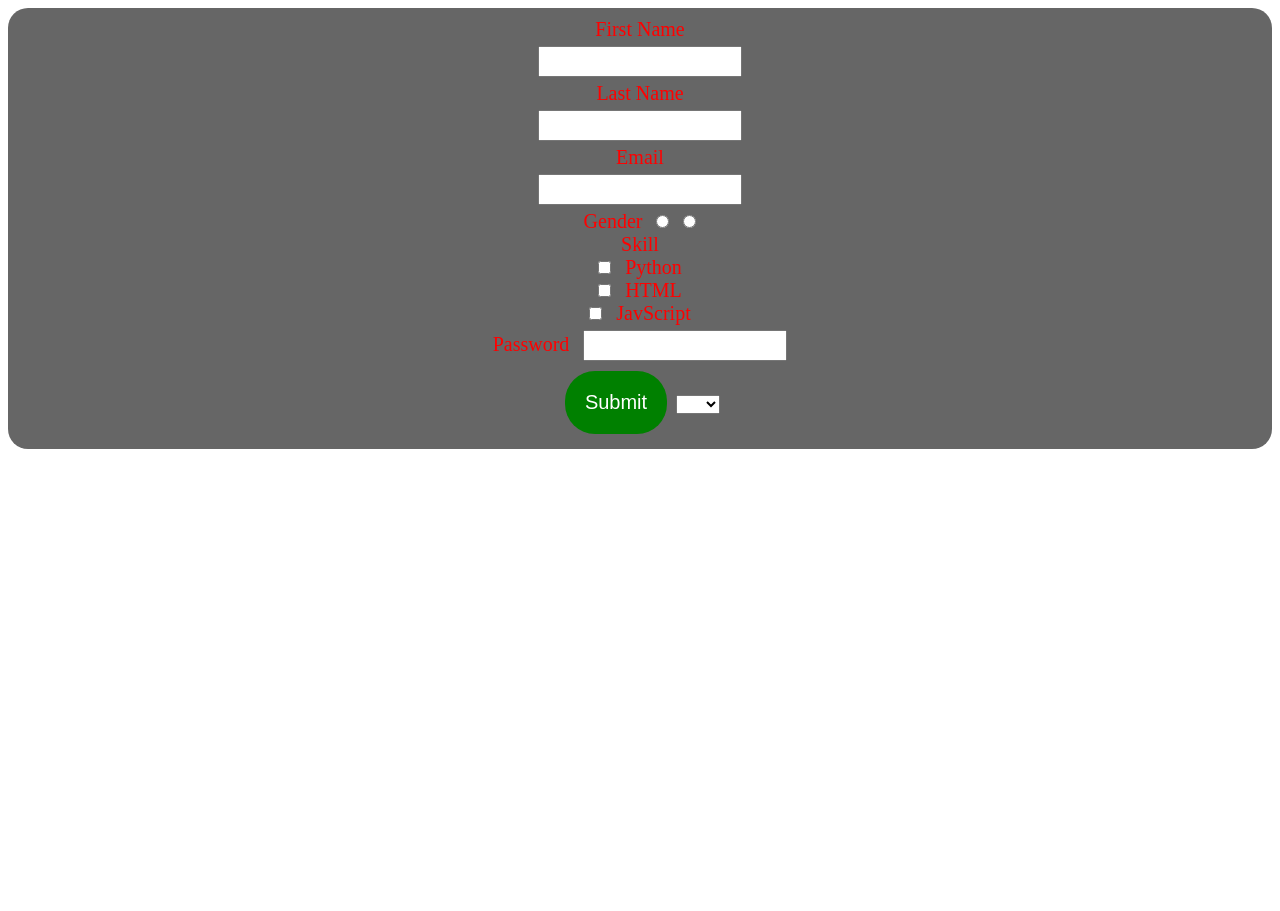
<file: day12/index.html>
<!DOCTYPE html>
<html lang="en">
<head>
    <meta charset="UTF-8">
    <meta name="viewport" content="width=device-width, initial-scale=1.0">
    <title>Document</title>
    <link rel="stylesheet" href="style.css">
</head>
<body>
    <form action="">
        <div class="form-body">
        <label for="name"> First Name</label><br>
        <input type="text" id="fir"><br>
        <label for="name">Last Name</label><br>
        <input type="text" id="last"><br>
        <label for="name">Email</label><br>
        <input type="email" id="email"><br>
        <label for="name">Gender</label>
        <input type="radio" id="name" name="gender">
        <input type="radio" id="name"><br>

        <label for="">Skill</label><br>
        <input type="checkbox" placeholder="Python">
        <label for="">Python</label><br>
        <input type="checkbox" placeholder="HTML">
         <label for="">HTML</label><br>
        <input type="checkbox" placeholder="JavaScript">
         <label for="">JavScript</label><br>
        <label for="">Password</label>
        <input type="password"><br>
        <input type="submit" placeholder="Register" id="sub">
        <select name="" id="">
            <label for="">Are you Ok</label>
            <option value="Yes" selected="no" aria-placeholder=""></option>
            <option value="Yes" class="sel">Yes</option>
            <option value="No" >No</option>
        </select>
        </div>
    </form>
    <iframe src="https://www.google.com/maps/embed?pb=!1m18!1m12!1m3!1d15762.56253334853!2d38.78582313548553!3d9.005176230108637!2m3!1f0!2f0!3f0!3m2!1i1024!2i768!4f13.1!3m3!1m2!1s0x164b8525042e69ed%3A0x8ad3366a38476bde!2zTXl1bmcgU3VuZyBDaHJpc3RpYW4gTWVkaWNhbCBDZW50ZXIg4Yqu4Yiq4YurIOGIhuGIteGNkuGJs-GIjQ!5e0!3m2!1sen!2set!4v1785485836175!5m2!1sen!2set" width="600" height="450" style="border:0;" allowfullscreen="" loading="lazy" referrerpolicy="strict-origin-when-cross-origin"></iframe>
    <iframe src="" frameborder="0"></iframe>
</body>
</html>
</file>
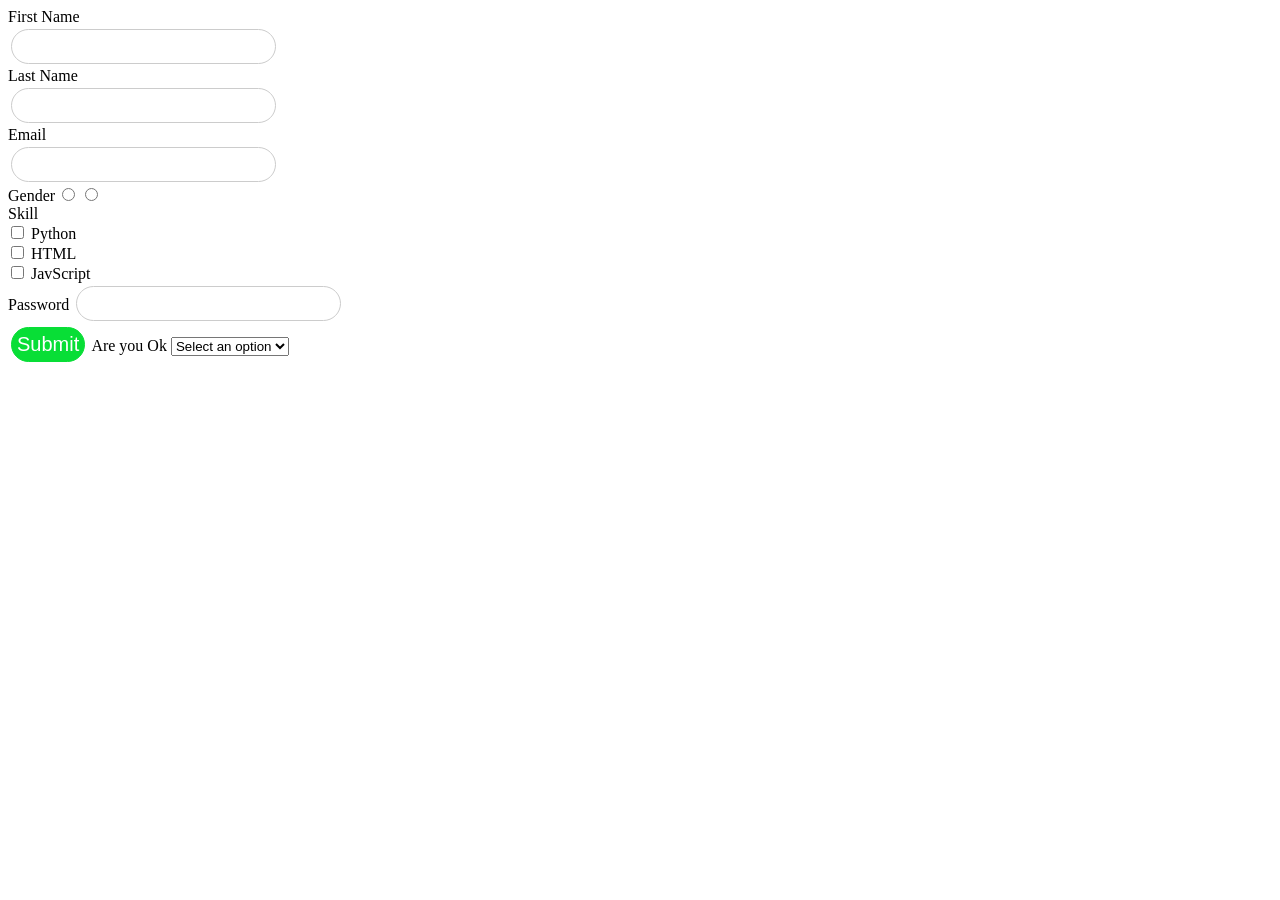
<file: day13/index.html>
<!DOCTYPE html>
<html lang="en">
<head>
    <meta charset="UTF-8">
    <meta name="viewport" content="width=device-width, initial-scale=1.0">
    <title>Document</title>
    <link rel="stylesheet" href="style.css">
</head>
<body>
    <form action="">
        <div class="form-body">
        <label for="name"> First Name</label><br>
        <input type="text" id="fir"><br>
        <label for="name">Last Name</label><br>
        <input type="text" id="last"><br>
        <label for="name" >Email</label><br>
        <input type="email" id="email" autocomplete="off" ><br>
        <label for="name">Gender</label>
        <input type="radio" id="men" name="gender">
        <input type="radio" id="women" name="gender"><br>

        <label for="">Skill</label><br>
        <input type="checkbox" placeholder="Python">
        <label for="">Python</label><br>
        <input type="checkbox" placeholder="HTML">
         <label for="">HTML</label><br>
        <input type="checkbox" placeholder="JavaScript">
         <label for="">JavScript</label><br>
        <label for="">Password</label>
        <input type="password" autocomplete="off"><br>
        
        <input type="submit" placeholder="Register" id="sub">
        <label for="">Are you Ok</label>
        <select name="" id="">
            
            <option value="" selected="no" disabled>Select an option</option>
            <option value="Yes" class="sel">Yes</option>
            <option value="No" >No</option>
        </select>
        </div>
    </form>
    <iframe src="https://www.google.com/maps/embed?pb=!1m18!1m12!1m3!1d15762.56253334853!2d38.78582313548553!3d9.005176230108637!2m3!1f0!2f0!3f0!3m2!1i1024!2i768!4f13.1!3m3!1m2!1s0x164b8525042e69ed%3A0x8ad3366a38476bde!2zTXl1bmcgU3VuZyBDaHJpc3RpYW4gTWVkaWNhbCBDZW50ZXIg4Yqu4Yiq4YurIOGIhuGIteGNkuGJs-GIjQ!5e0!3m2!1sen!2set!4v1785485836175!5m2!1sen!2set" width="600" height="450" style="border:0;" allowfullscreen="" loading="lazy" referrerpolicy="strict-origin-when-cross-origin"></iframe>
    <iframe src="" frameborder="0"></iframe>
</body>
</html>
</file>
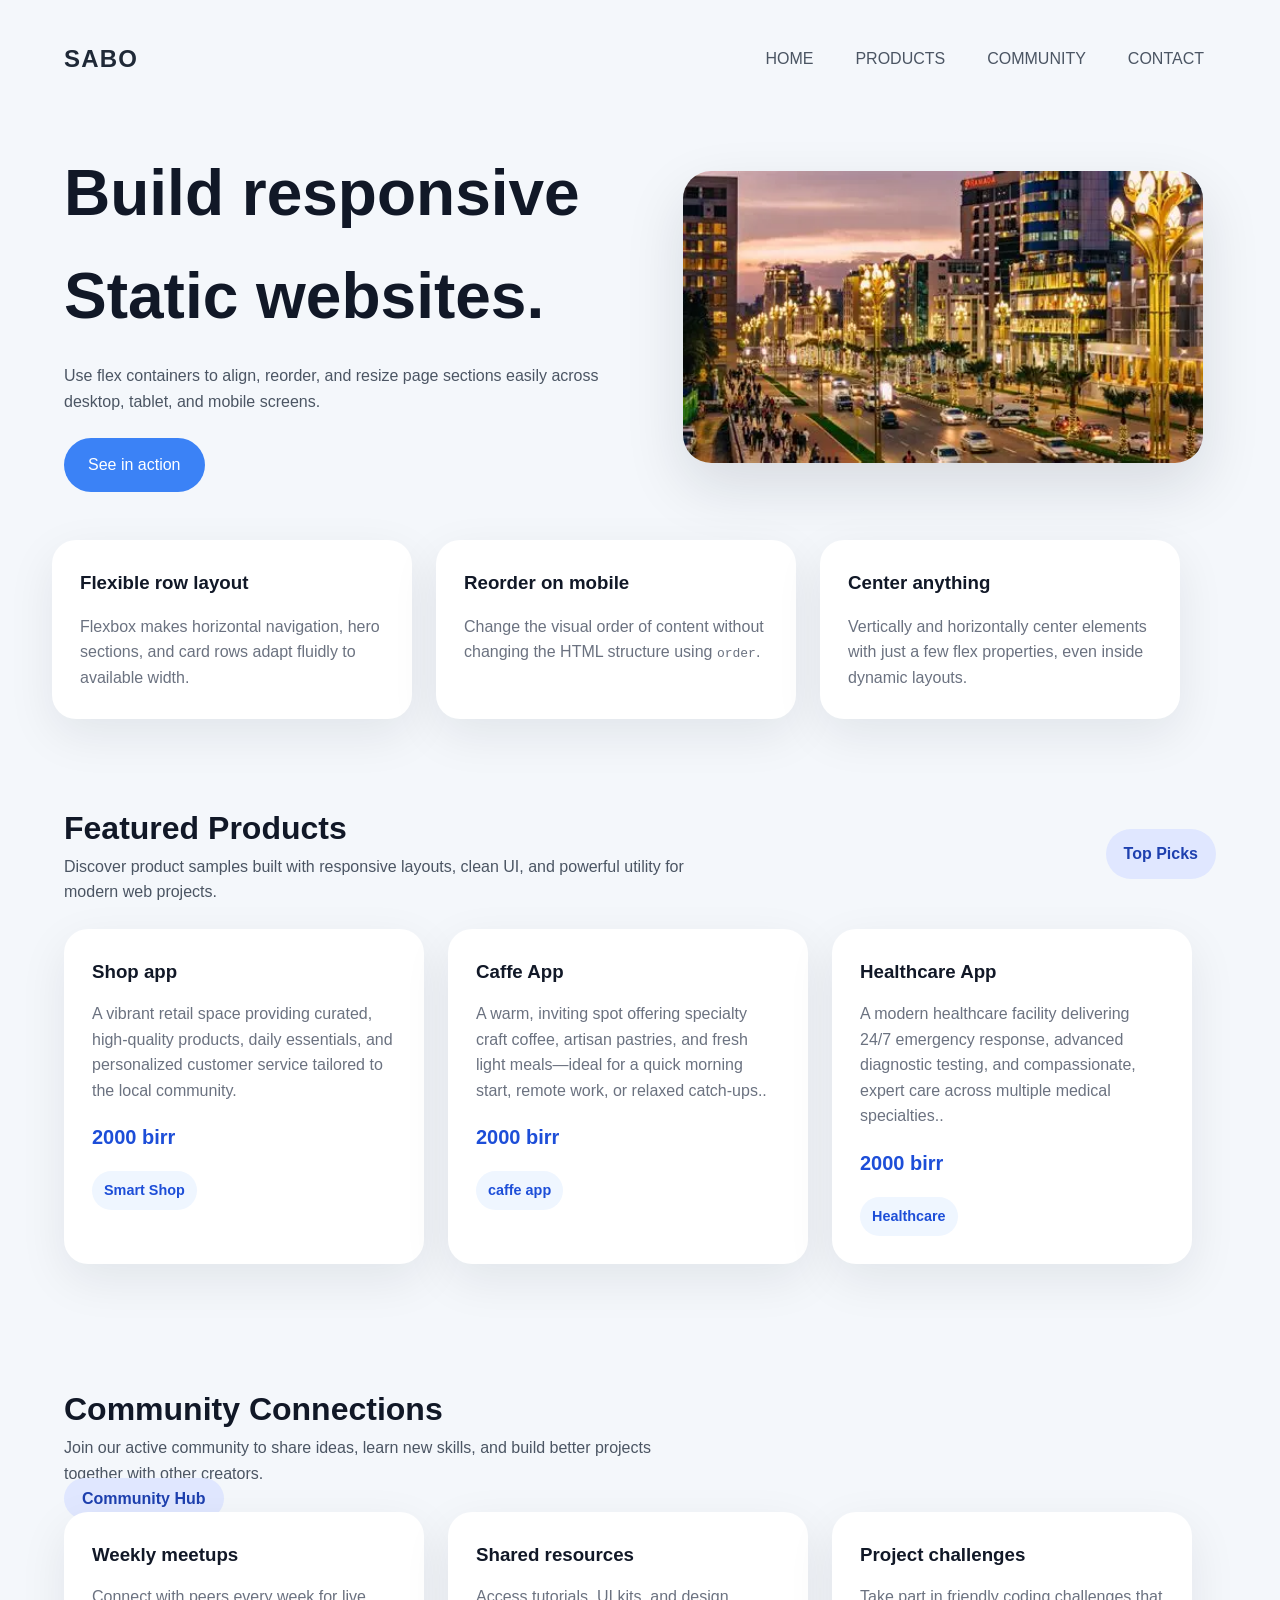
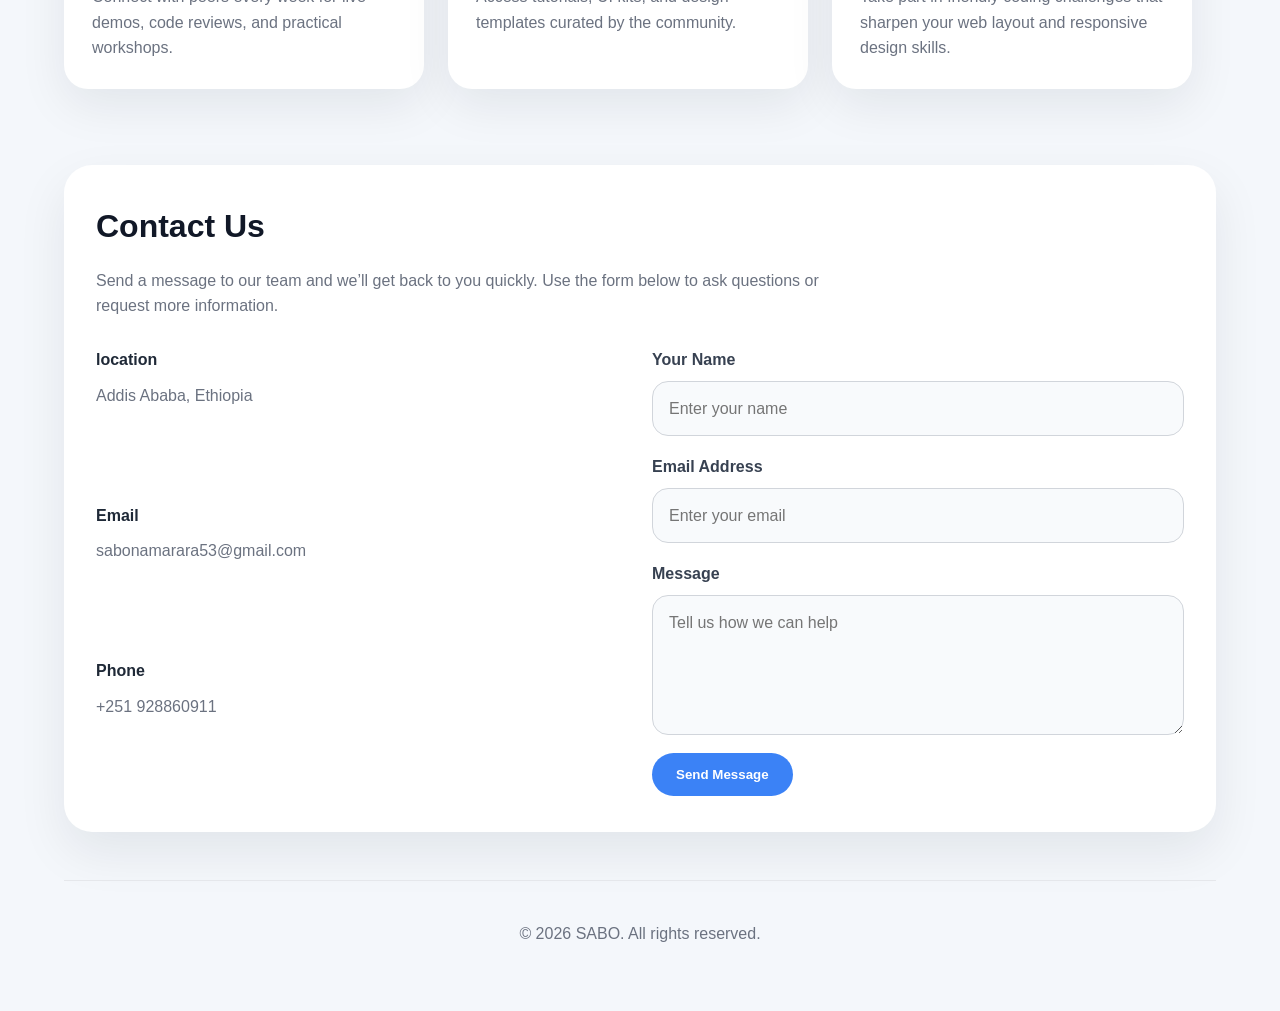
<file: day14/index.html>
<!DOCTYPE html>
<html lang="en">
<head>
    <meta charset="UTF-8">
    <meta name="viewport" content="width=device-width, initial-scale=1.0">
    <title>IBT STUDENT </title>
    <link rel="stylesheet" href="style.css">
</head>
<body>
    <div class="page-wrap">
        <header class="header">
            <div class="logo">SABO</div>
            <nav>
                <ul class="nav-links">
                    <li><a href="#features">HOME</a></li>
                    <li><a href="#products">PRODUCTS</a></li>
                    <li><a href="#community">COMMUNITY</a></li>
                    <li><a href="#contact">CONTACT</a></li>
                </ul>
            </nav>
        </header>

        <section class="hero">
            <div class="hero-copy">
                <h1>Build responsive Static websites.</h1>
                <p>Use flex containers to align, reorder, and resize page sections easily across desktop, tablet, and mobile screens.</p>
                <a class="cta" href="#examples">See in action</a>
            </div>
            <div class="hero-image">
                <img src="./FIFINNE.webp" alt="finfinne">
            </div>
        </section>

        <section id="examples" class="card-grid">
            <article class="card">
                <h3>Flexible row layout</h3>
                <p>Flexbox makes horizontal navigation, hero sections, and card rows adapt fluidly to available width.</p>
            </article>
            <article class="card">
                <h3>Reorder on mobile</h3>
                <p>Change the visual order of content without changing the HTML structure using <code>order</code>.</p>
            </article>
            <article class="card">
                <h3>Center anything</h3>
                <p>Vertically and horizontally center elements with just a few flex properties, even inside dynamic layouts.</p>
            </article>
        </section>

        <section class="product-section" id="products">
            <div class="product-header">
                <div>
                    <h2>Featured Products</h2>
                    <p>Discover product samples built with responsive layouts, clean UI, and powerful utility for modern web projects.</p>
                </div>
                <span class="community-badge">Top Picks</span>
            </div>

            <div class="product-cards">
                <article class="product-card">
                    <h3>Shop app</h3>
                    <p>A vibrant retail space providing curated, high-quality products, daily essentials, and personalized customer service tailored to the local community.</p>
                    <div class="price">2000 birr</div>
                    <div class="badge"> Smart Shop</div>
                </article>
                <article class="product-card">
                    <h3>Caffe App</h3>
                    <p>A warm, inviting spot offering specialty craft coffee, artisan pastries, and fresh light meals—ideal for a quick morning start, remote work, or relaxed catch-ups..</p>
                    <div class="price">2000 birr</div>
                    <div class="badge"> caffe app</div>
                </article>
                <article class="product-card">
                    <h3>Healthcare App</h3>
                    <p>A modern healthcare facility delivering 24/7 emergency response, advanced diagnostic testing, and compassionate, expert care across multiple medical specialties..</p>
                    <div class="price">2000 birr</div>
                    <div class="badge">Healthcare</div>
                </article>
            </div>
        </section>

        <section class="community-section" id="community">
            <div class="community-top">
                <div>
                    <h2>Community Connections</h2>
                    <p>Join our active community to share ideas, learn new skills, and build better projects together with other creators.</p>
                </div>
                <span class="community-badge">Community Hub</span>
            </div>

            <div class="community-cards">
                <article class="community-card">
                    <h3>Weekly meetups</h3>
                    <p>Connect with peers every week for live demos, code reviews, and practical workshops.</p>
                </article>
                <article class="community-card">
                    <h3>Shared resources</h3>
                    <p>Access tutorials, UI kits, and design templates curated by the community.</p>
                </article>
                <article class="community-card">
                    <h3>Project challenges</h3>
                    <p>Take part in friendly coding challenges that sharpen your web layout and responsive design skills.</p>
                </article>
            </div>
        </section>

        <section class="contact-section" id="contact">
            <h2>Contact Us</h2>
            <p>Send a message to our team and we’ll get back to you quickly. Use the form below to ask questions or request more information.</p>

            <div class="contact-grid">
                <div class="contact-info">
                    <div>
                        <strong>location</strong>
                        <p>Addis Ababa, Ethiopia</p>
                    </div>
                    <div>
                        <strong>Email</strong>
                        <p>sabonamarara53@gmail.com</p>
                    </div>
                    <div>
                        <strong>Phone</strong>
                        <p>+251 928860911</p>
                    </div>
                </div>

                <form class="contact-form" action="#" method="POST">
                    <div class="input-group">
                        <label for="name">Your Name</label>
                        <input type="text" id="name" name="name" placeholder="Enter your name" required>
                    </div>
                    <div class="input-group">
                        <label for="email">Email Address</label>
                        <input type="email" id="email" name="email" placeholder="Enter your email" required>
                    </div>
                    <div class="input-group">
                        <label for="message">Message</label>
                        <textarea id="message" name="message" placeholder="Tell us how we can help" required></textarea>
                    </div>
                    <button type="submit">Send Message</button>
                </form>
            </div>
        </section>

        <footer class="footer">
            <p>&copy; 2026 SABO. All rights reserved.</p>
        </footer>
    </div>
</body>
</html>
</file>
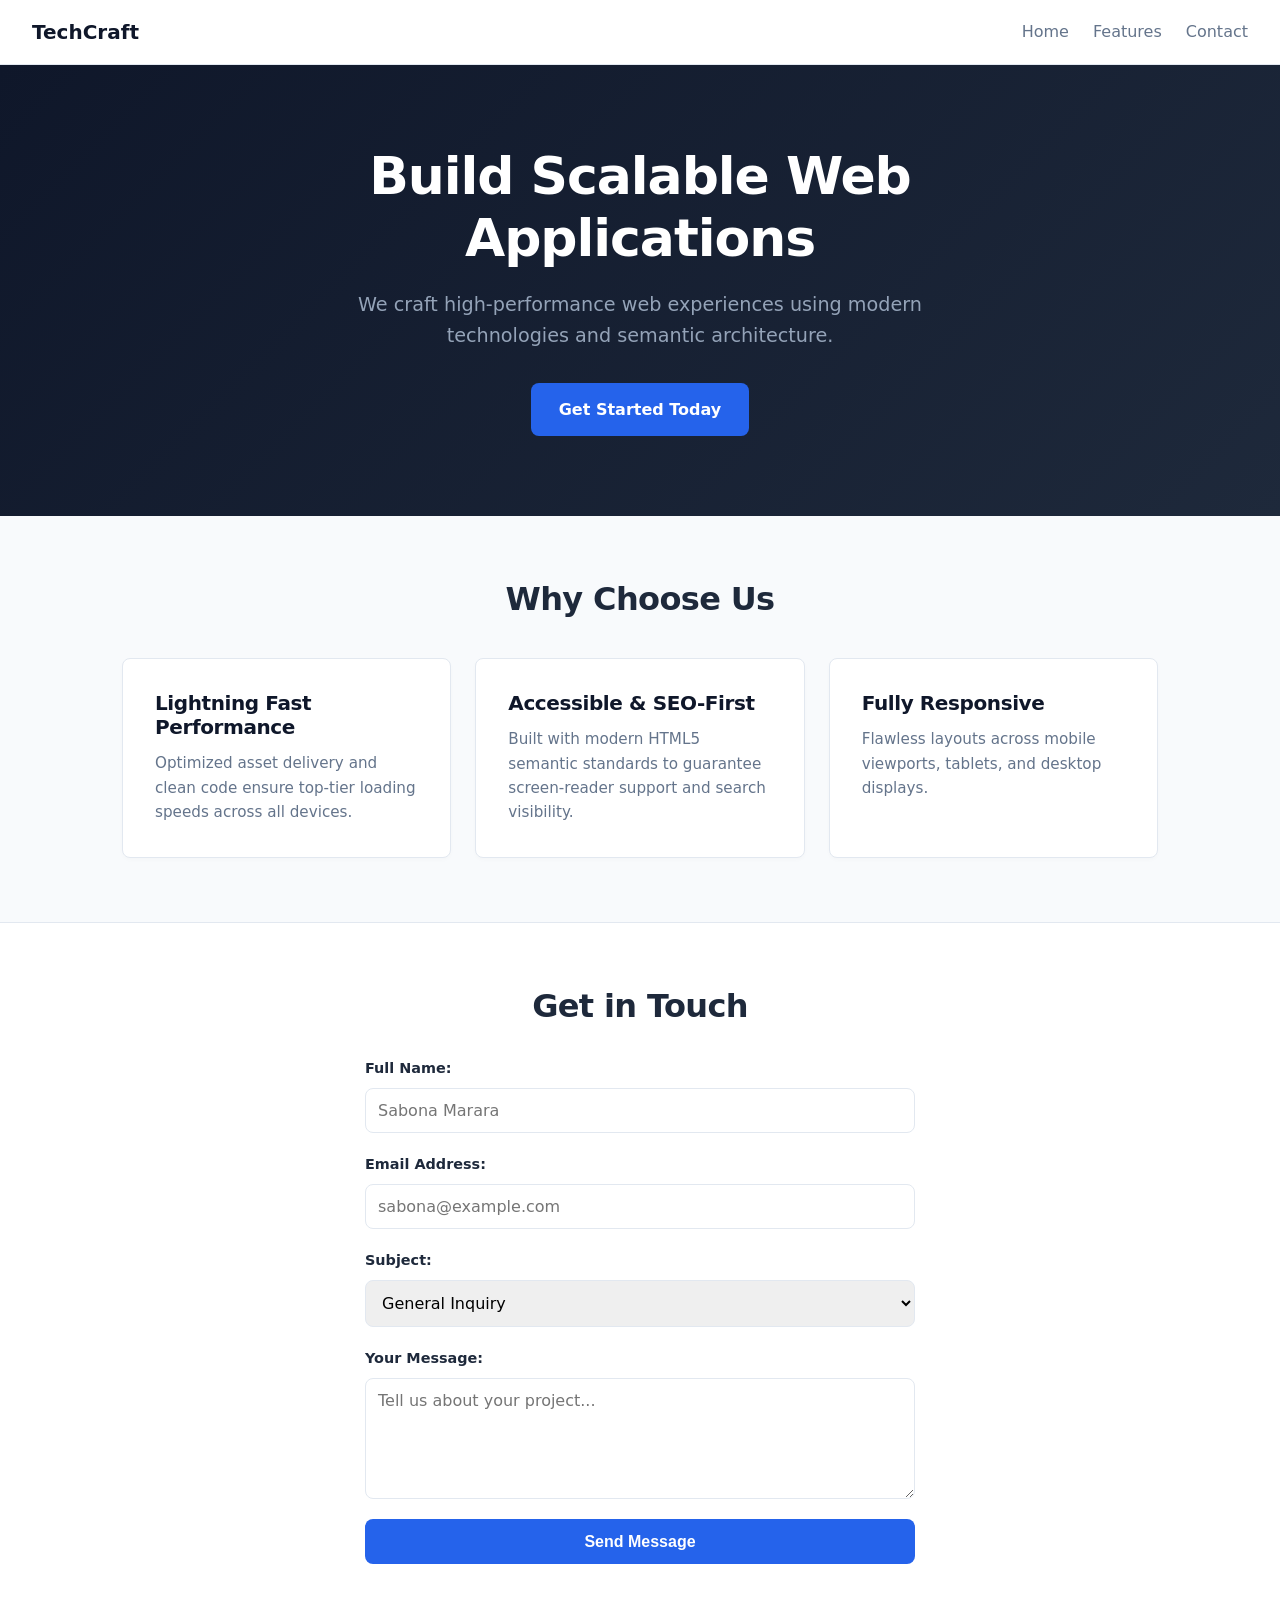
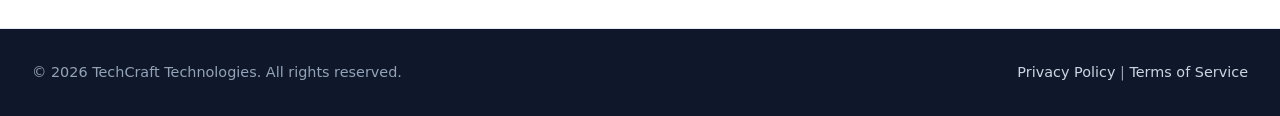
<file: day10/basichtml.html>
<!DOCTYPE html>
<html lang="en">
<head>
  <meta charset="UTF-8">
  <meta name="viewport" content="width=device-width, initial-scale=1.0">
  <title>TechCraft | Modern Web Solutions</title>
  <style>
:root {
  /* Color Palette */
  --primary: #2563eb;
  --primary-hover: #1d4ed8;
  --bg-dark: #0f172a;
  --bg-light: #f8fafc;
  --bg-white: #ffffff;
  --text-main: #1e293b;
  --text-muted: #64748b;
  --border-color: #e2e8f0;

  /* Typography & Layout Spacing */
  --font-family: system-ui, -apple-system, BlinkMacSystemFont, 'Segoe UI', Roboto, Oxygen, Ubuntu, Cantarell, sans-serif;
  --max-width: 1100px;
  --radius: 8px;
}

*, *::before, *::after {
  box-sizing: border-box;
  margin: 0;
  padding: 0;
}

html {
  scroll-behavior: smooth;
  font-family: var(--font-family);
  color: var(--text-main);
  background-color: var(--bg-light);
  line-height: 1.6;
}

body {
  display: flex;
  flex-direction: column;
  min-height: 100vh;
}

/* Base Headings & Links */
h1, h2, h3 {
  line-height: 1.2;
  letter-spacing: -0.02em;
}

a {
  color: var(--primary);
  text-decoration: none;
  transition: color 0.2s ease;
}

a:hover {
  color: var(--primary-hover);
}

/* ==========================================
   2. HEADER & NAVIGATION (FLEXBOX)
   ========================================== */
header {
  background-color: var(--bg-white);
  border-bottom: 1px solid var(--border-color);
  position: sticky;
  top: 0;
  z-index: 100;
  padding: 1rem 2rem;
  
  /* Flexbox space-between layout */
  display: flex;
  justify-content: space-between;
  align-items: center;
}

header .logo {
  font-size: 1.25rem;
  color: var(--bg-dark);
}

nav ul {
  display: flex;
  list-style: none;
  gap: 1.5rem;
}

nav a {
  color: var(--text-muted);
  font-weight: 500;
}

nav a:hover {
  color: var(--primary);
}

/* ==========================================
   3. HERO SECTION
   ========================================== */
#home {
  background: linear-gradient(135deg, var(--bg-dark) 0%, #1e293b 100%);
  color: var(--bg-white);
  padding: 5rem 2rem;
  text-align: center;
  
  /* Flexbox centering */
  display: flex;
  flex-direction: column;
  align-items: center;
  justify-content: center;
}

#home h1 {
  font-size: clamp(2rem, 5vw, 3.25rem); /* Fluid typography */
  max-width: 800px;
  margin-bottom: 1.25rem;
}

#home p {
  font-size: 1.2rem;
  color: #94a3b8;
  max-width: 600px;
  margin-bottom: 2rem;
}

#home a {
  background-color: var(--primary);
  color: var(--bg-white);
  padding: 0.85rem 1.75rem;
  border-radius: var(--radius);
  font-weight: 600;
  transition: background-color 0.2s ease, transform 0.1s ease;
}

#home a:hover {
  background-color: var(--primary-hover);
  transform: translateY(-2px);
}

/* ==========================================
   4. FEATURES SECTION (FLEXBOX GRID)
   ========================================== */
#features {
  max-width: var(--max-width);
  margin: 4rem auto;
  padding: 0 2rem;
  text-align: center;
}

#features h2 {
  font-size: 2rem;
  margin-bottom: 2.5rem;
}

/* Wrap container for cards */
#features {
  display: flex;
  flex-direction: column;
  align-items: center;
}

.features-grid {
  display: flex;
  flex-wrap: wrap;
  gap: 1.5rem;
  justify-content: center;
  width: 100%;
}

#features article {
  background-color: var(--bg-white);
  border: 1px solid var(--border-color);
  border-radius: var(--radius);
  padding: 2rem;
  text-align: left;
  flex: 1 1 280px; /* Grow, shrink, base width */
  max-width: 340px;
  box-shadow: 0 2px 4px rgba(0, 0, 0, 0.02);
  transition: box-shadow 0.2s ease, transform 0.2s ease;
}

#features article:hover {
  transform: translateY(-4px);
  box-shadow: 0 10px 15px -3px rgba(0, 0, 0, 0.08);
}

#features h3 {
  font-size: 1.25rem;
  margin-bottom: 0.75rem;
  color: var(--bg-dark);
}

#features p {
  color: var(--text-muted);
  font-size: 0.95rem;
}

#contact {
  background-color: var(--bg-white);
  border-top: 1px solid var(--border-color);
  border-bottom: 1px solid var(--border-color);
  padding: 4rem 2rem;
}

#contact h2 {
  text-align: center;
  font-size: 2rem;
  margin-bottom: 2rem;
}

#contact form {
  max-width: 550px;
  margin: 0 auto;
  display: flex;
  flex-direction: column;
  gap: 1.25rem;
}

#contact form div {
  display: flex;
  flex-direction: column;
  gap: 0.5rem;
}

#contact label {
  font-weight: 600;
  font-size: 0.9rem;
}

#contact input,
#contact select,
#contact textarea {
  width: 100%;
  padding: 0.75rem;
  border: 1px solid var(--border-color);
  border-radius: var(--radius);
  font-family: inherit;
  font-size: 1rem;
  transition: border-color 0.2s ease, box-shadow 0.2s ease;
}

#contact input:focus,
#contact select:focus,
#contact textarea:focus {
  outline: none;
  border-color: var(--primary);
  box-shadow: 0 0 0 3px rgba(37, 99, 235, 0.15);
}

#contact button[type="submit"] {
  background-color: var(--primary);
  color: var(--bg-white);
  border: none;
  padding: 0.85rem;
  font-size: 1rem;
  font-weight: 600;
  border-radius: var(--radius);
  cursor: pointer;
  transition: background-color 0.2s ease;
}

#contact button[type="submit"]:hover {
  background-color: var(--primary-hover);
}

/* ==========================================
   6. FOOTER (FLEXBOX)
   ========================================== */
footer {
  margin-top: auto;
  background-color: var(--bg-dark);
  color: #94a3b8;
  padding: 2rem;
  font-size: 0.9rem;
  
  display: flex;
  flex-wrap: wrap;
  justify-content: space-between;
  align-items: center;
  gap: 1rem;
}

footer a {
  color: #cbd5e1;
}

footer a:hover {
  color: var(--bg-white);
}
/* Hide Checkbox Initially */
.menu-toggle {
  display: none;
}

/* Base Hamburger Button Styling */
.hamburger {
  display: none;
  flex-direction: column;
  justify-content: space-around;
  width: 28px;
  height: 22px;
  cursor: pointer;
  z-index: 101;
}

.hamburger span {
  width: 100%;
  height: 3px;
  background-color: var(--bg-dark);
  border-radius: 2px;
  transition: transform 0.3s ease, opacity 0.3s ease;
}

/* ==========================================
   MOBILE MEDIA QUERY (SCREEN SHIFT AT 768px)
   ========================================== */
@media (max-width: 768px) {
  .hamburger {
    display: flex;
  }

  /* Slide-down Mobile Navigation Drawer */
  header nav {
    position: absolute;
    top: 100%;
    left: 0;
    right: 0;
    background-color: var(--bg-white);
    border-bottom: 1px solid var(--border-color);
    box-shadow: 0 10px 15px -3px rgba(0, 0, 0, 0.1);
    max-height: 0;
    overflow: hidden;
    transition: max-height 0.35s ease-in-out;
  }

  header nav ul {
    flex-direction: column;
    padding: 1.5rem 2rem;
    gap: 1.25rem;
  }

  /* When Checkbox is Checked: Expand Menu */
  .menu-toggle:checked ~ nav {
    max-height: 300px;
  }

  /* Animate Hamburger Bars into an 'X' */
  .menu-toggle:checked ~ .hamburger span:nth-child(1) {
    transform: translateY(7px) rotate(45deg);
  }

  .menu-toggle:checked ~ .hamburger span:nth-child(2) {
    opacity: 0;
  }

  .menu-toggle:checked ~ .hamburger span:nth-child(3) {
    transform: translateY(-7px) rotate(-45deg);
  }
}
  </style>
</head>
<body>

  <!-- Header Section -->
  <header>
    <a href="#home" class="logo"><strong>TechCraft</strong></a>
    <nav>
      <ul>
        <li><a href="#home">Home</a></li>
        <li><a href="#features">Features</a></li>
        <li><a href="#contact">Contact</a></li>
      </ul>
    </nav>
  </header>

  <!-- Main Content Body -->
  <main>

    <!-- Hero Section -->
    <section id="home">
      <h1>Build Scalable Web Applications</h1>
      <p>We craft high-performance web experiences using modern technologies and semantic architecture.</p>
      <a href="#contact">Get Started Today</a>
    </section>

    <!-- Features Section -->
    <section id="features">
      <h2>Why Choose Us</h2>
      <div class="features-grid">
        <article>
          <h3>Lightning Fast Performance</h3>
          <p>Optimized asset delivery and clean code ensure top-tier loading speeds across all devices.</p>
        </article>

        <article>
          <h3>Accessible & SEO-First</h3>
          <p>Built with modern HTML5 semantic standards to guarantee screen-reader support and search visibility.</p>
        </article>

        <article>
          <h3>Fully Responsive</h3>
          <p>Flawless layouts across mobile viewports, tablets, and desktop displays.</p>
        </article>
      </div>
    </section>

    <!-- Contact Section -->
    <section id="contact">
      <h2>Get in Touch</h2>
      <form action="/submit-contact" method="POST">
        <div>
          <label for="fullname">Full Name:</label>
          <input type="text" id="fullname" name="fullname" placeholder="Sabona Marara" required>
        </div>

        <div>
          <label for="email">Email Address:</label>
          <input type="email" id="email" name="email" placeholder="sabona@example.com" required>
        </div>

        <div>
          <label for="subject">Subject:</label>
          <select id="subject" name="subject">
            <option value="general">General Inquiry</option>
            <option value="project">New Project Proposal</option>
            <option value="support">Technical Support</option>
          </select>
        </div>

        <div>
          <label for="message">Your Message:</label>
          <textarea id="message" name="message" rows="5" placeholder="Tell us about your project..."></textarea>
        </div>

        <button type="submit" onclick="return validateForm();">Send Message</button>
      </form>
    </section>

  </main>

  <!-- Footer Section -->
  <footer>
    <p>&copy; 2026 TechCraft Technologies. All rights reserved.</p>
    <nav aria-label="Footer Navigation">
      <a href="#privacy">Privacy Policy</a> | 
      <a href="#terms">Terms of Service</a>
    </nav>
  </footer>

</body>
</html>
</file>
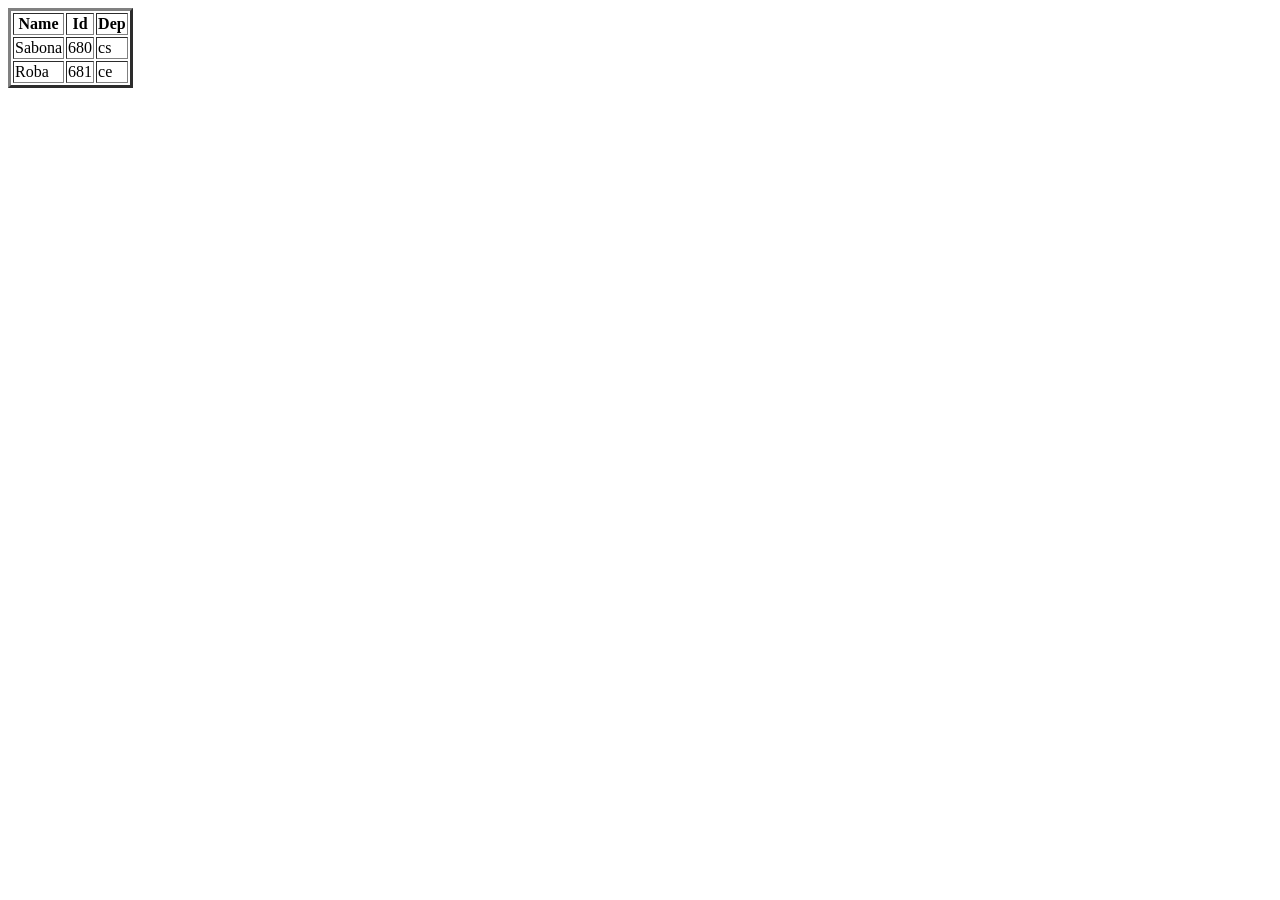
<file: day12/table.html>
<!DOCTYPE html>
<html lang="en">
<head>
    <meta charset="UTF-8">
    <meta name="viewport" content="width=device-width, initial-scale=1.0">
    <title>Table</title>
</head>
<body>
    <div class="tab">
        <table border="3" >
        <tr >
            <th>Name</th>
            <th>Id</th>
            <th>Dep</th>
        </tr>
        
        <tr>
            <td>Sabona</td>
            <td>680</td>
            <td>cs</td>
        </tr>
        <tr>
            <td>Roba</td>
            <td>681</td>
            <td>ce</td>
        </tr>

        </table>
    </div>
    
</body>
</html>
</file>
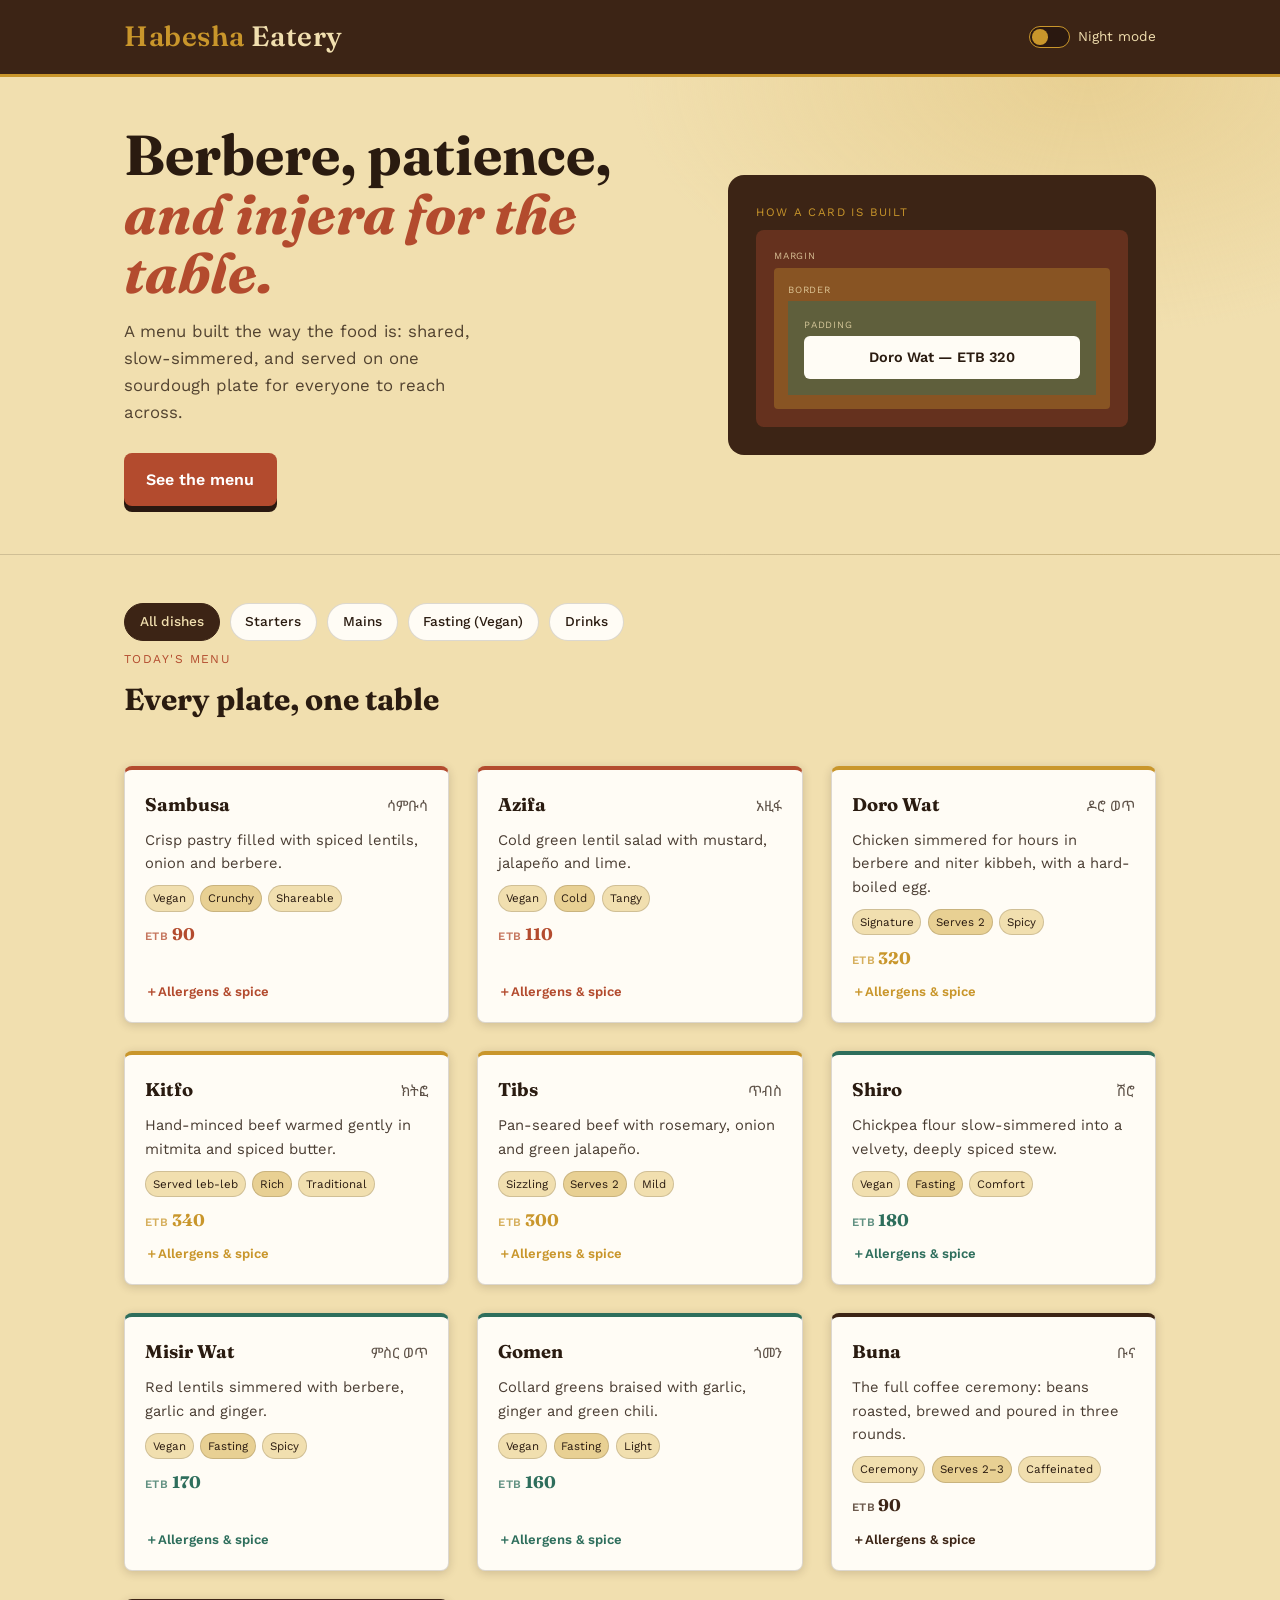
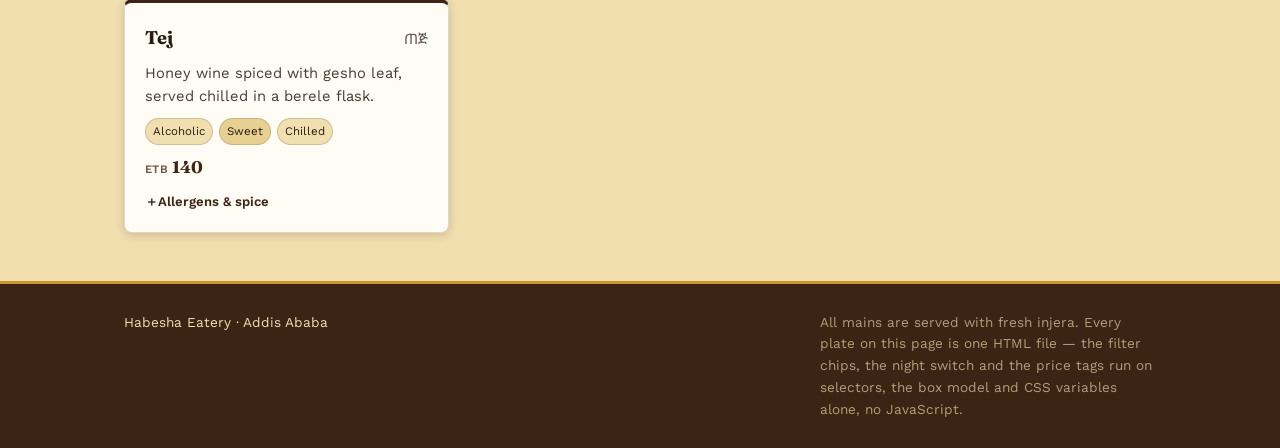
<file: day13/food.html>
<!DOCTYPE html>
<html lang="en">
<head>
<meta charset="UTF-8">
<meta name="viewport" content="width=device-width, initial-scale=1.0">
<title>Habesha Eatery — Digital Menu</title>

<!-- ============================================================
     Web fonts & loading (Section 3): preconnect, then link, then
     font-display: swap is set inside @font-face-free Google Fonts
     query so text is never invisible while the font downloads.
     ============================================================ -->
<link rel="preconnect" href="https://fonts.googleapis.com">
<link rel="preconnect" href="https://fonts.gstatic.com" crossorigin>
<link href="https://fonts.googleapis.com/css2?family=Fraunces:ital,opsz,wght@0,9..144,400;0,9..144,600;0,9..144,700;1,9..144,500&family=Work+Sans:wght@400;500;600;700&family=Noto+Sans+Ethiopic:wght@400;600&display=swap" rel="stylesheet">

<style>
/* ==========================================================
   0. RESET + BOX MODEL (Section 2)
   box-sizing: border-box on every element and generated box so
   width always means what we wrote — the first line of any real
   stylesheet.
   ========================================================== */
*, *::before, *::after { box-sizing: border-box; }
* { margin: 0; padding: 0; }

/* ==========================================================
   1. CSS CUSTOM PROPERTIES — design tokens (Section 4)
   Declared once on :root, read everywhere with var(). Change a
   value here and the whole menu updates — the basis of theming.
   ========================================================== */
:root{
  --paper:      #F1DFAF;
  --paper-2:    #E8D093;
  --ink:        #2A1B10;
  --coffee:     #3C2415;
  --coffee-2:   #2A1810;
  --gold:       #C9962B;
  --clay:       #B34B2E;
  --teal:       #2E6E5C;
  --card:       #FFFCF5;
  --line:       rgba(42, 27, 16, .16);
  --shadow:     rgba(42, 27, 16, .18);

  --radius-lg:  1rem;
  --radius-sm:  .5rem;
  --space-1:    .5rem;
  --space-2:    1rem;
  --space-3:    1.75rem;
  --space-4:    3rem;

  --font-display: 'Fraunces', Georgia, serif;
  --font-body:    'Work Sans', 'Noto Sans Ethiopic', Arial, sans-serif;
}

/* Dark theme: same tokens, new values. Nothing else in the sheet
   changes — every component just reads the redefined variables.
   :has() lets a single hidden checkbox retheme the whole document
   without any JavaScript. */
body:has(#theme-toggle:checked){
  --paper:    #181109;
  --paper-2:  #21160c;
  --ink:      #F1E2BE;
  --coffee:   #0F0A06;
  --coffee-2: #000000;
  --card:     #241809;
  --line:     rgba(241, 226, 190, .14);
  --shadow:   rgba(0, 0, 0, .5);
}

/* ==========================================================
   2. TYPOGRAPHY + INHERITANCE (Section 3)
   Base type set once on body; colour, font-family and line-height
   inherit down to every descendant automatically.
   ========================================================== */
html { font-size: 16px; }               /* 1rem = 16px, the anchor for the whole scale */
body{
  background: var(--paper);
  color: var(--ink);
  font-family: var(--font-body);
  font-size: 1rem;
  line-height: 1.6;
  transition: background .25s ease, color .25s ease;
}
h1, h2, h3, .brand, .price{
  font-family: var(--font-display);
}
::selection{ background: var(--gold); color: var(--coffee-2); }

/* Visible focus for every keyboard-reachable control. Never
   deleted, only restyled — outline: none with nothing to replace
   it strands keyboard users. */
a:focus-visible, label:focus-within, summary:focus-visible, input:focus-visible{
  outline: 3px solid var(--teal);
  outline-offset: 3px;
}

/* ==========================================================
   3. HIDE-VISUALLY UTILITY (accessible, focusable filter inputs)
   ========================================================== */
.visually-hidden{
  position: absolute;
  width: 1px; height: 1px;
  overflow: hidden;
  clip: rect(0 0 0 0);
  white-space: nowrap;
}

/* ==========================================================
   4. LAYOUT SHELL
   ========================================================== */
.wrap{
  width: 100%;
  max-width: 68rem;     /* rem: scales with root font-size */
  margin-inline: auto;
  padding-inline: var(--space-3);
}

header.site{
  position: sticky;
  top: 0;
  z-index: 10;
  background: var(--coffee);
  color: var(--paper);
  border-bottom: 3px solid var(--gold);
}
header.site .wrap{
  display: flex;
  align-items: center;
  justify-content: space-between;
  gap: var(--space-2);
  padding-block: .9em;   /* em: relative to THIS element's font-size */
}
.brand{
  font-weight: 600;
  font-size: clamp(1.25rem, 1rem + 1vw, 1.75rem); /* vw: scales with viewport */
  letter-spacing: .02em;
  color: var(--paper);
}
.brand .brand-mark{ color: var(--gold); }

/* Theme switch — a checkbox styled to look like a physical toggle */
.switch{
  display: inline-flex;
  align-items: center;
  gap: .6em;
  font-size: .85rem;
  cursor: pointer;
}
.switch input{ position: absolute; opacity: 0; width: 1px; height: 1px; }
.switch .track{
  --w: 3em; --h: 1.6em;
  width: var(--w); height: var(--h);
  background: var(--coffee-2);
  border: 1px solid var(--gold);
  border-radius: var(--h);
  position: relative;
  transition: background .2s ease;
}
.switch .track::after{
  content: "";
  position: absolute;
  top: 2px; left: 2px;
  width: calc(var(--h) - 6px);
  height: calc(var(--h) - 6px);
  border-radius: 50%;
  background: var(--gold);
  transition: transform .2s ease;
}
.switch input:checked ~ .track{ background: var(--teal); }
.switch input:checked ~ .track::after{ transform: translateX(calc(var(--w) - var(--h))); }
.switch input:focus-visible ~ .track{ outline: 3px solid var(--gold); outline-offset: 3px; }

/* ==========================================================
   5. HERO
   ========================================================== */
.hero{
  background:
    radial-gradient(60% 90% at 85% 0%, var(--paper-2), transparent 60%),
    var(--paper);
  border-bottom: 1px solid var(--line);
}
.hero .wrap{
  padding-block: var(--space-4);
  display: grid;
  grid-template-columns: 1.3fr 1fr;
  gap: var(--space-4);
  align-items: center;
}
.hero h1{
  font-size: clamp(2.2rem, 1.6rem + 2.4vw, 3.6rem);
  line-height: 1.05;
  font-weight: 700;
}
.hero h1 em{ font-style: italic; color: var(--clay); }
.hero p.lede{
  margin-top: var(--space-2);
  max-width: 38ch;
  color: color-mix(in srgb, var(--ink) 80%, transparent);
  font-size: 1.05rem;
}
.hero .cta{
  display: inline-block;
  margin-top: var(--space-3);
  background: var(--clay);
  color: #fff;
  text-decoration: none;
  font-weight: 600;
  padding: .85em 1.4em;
  border-radius: var(--radius-sm);
  box-shadow: 0 6px 0 var(--coffee-2);
  transition: transform .12s ease;
}
.hero .cta:hover{ transform: translateY(-2px); }
.hero .cta:active{ transform: translateY(2px); box-shadow: 0 2px 0 var(--coffee-2); }

/* --- Box-model anatomy diagram: the actual lesson, made visible --- */
.anatomy{
  background: var(--coffee);
  border-radius: var(--radius-lg);
  padding: var(--space-3);
  color: var(--paper);
}
.anatomy p.eyebrow{
  font-size: .72rem;
  letter-spacing: .12em;
  text-transform: uppercase;
  color: var(--gold);
  margin-bottom: .75em;
}
.box-demo{
  background: rgba(179, 75, 46, .35);   /* margin layer */
  border-radius: var(--radius-sm);
  padding: 18px;
}
.box-demo .b-border{
  background: rgba(201, 150, 43, .35);  /* border layer */
  border-radius: calc(var(--radius-sm) - 4px);
  padding: 14px;
}
.box-demo .b-padding{
  background: rgba(46, 110, 92, .45);   /* padding layer */
  border-radius: calc(var(--radius-sm) - 8px);
  padding: 16px;
}
.box-demo .b-content{
  background: var(--card);
  color: var(--ink);
  border-radius: 6px;
  padding: 10px 14px;
  font-weight: 600;
  text-align: center;
  font-size: .9rem;
}
.box-demo .tag{
  font-size: .6rem;
  letter-spacing: .08em;
  text-transform: uppercase;
  opacity: .8;
  display: block;
  margin-bottom: 4px;
}

/* ==========================================================
   6. MENU FILTER — combinators + :checked, zero JavaScript
   Inputs and .menu-grid are siblings of <section class="menu">,
   so "#f-x:checked ~ .menu-grid .card" (general sibling + descendant)
   can reach in and hide every card that doesn't match.
   ========================================================== */
.menu{
  display: flex;
  flex-wrap: wrap;
  gap: .6rem;
  padding-block: var(--space-4);
}
.menu > .section-head{ flex-basis: 100%; margin-bottom: var(--space-2); }
.section-head .eyebrow{
  font-size: .75rem;
  letter-spacing: .12em;
  text-transform: uppercase;
  color: var(--clay);
}
.section-head h2{ font-size: 1.9rem; margin-top: .2em; }

.chip{
  display: inline-block;
  padding: .5em 1.1em;
  border: 1px solid var(--line);
  border-radius: 999px;
  background: var(--card);
  font-size: .85rem;
  font-weight: 500;
  cursor: pointer;
  user-select: none;
  transition: background .15s ease, color .15s ease, border-color .15s ease;
}
.chip:hover{ border-color: var(--clay); }
/* adjacent-sibling combinator: style the label right after a focused/checked input */
.filter-input:focus-visible + .chip{ outline: 3px solid var(--teal); outline-offset: 2px; }
.filter-input:checked + .chip{
  background: var(--coffee);
  color: var(--paper);
  border-color: var(--coffee);
}

.menu-grid{
  flex-basis: 100%;
  width: 100%;
  display: grid;
  grid-template-columns: repeat(auto-fit, minmax(min(100%, 20rem), 1fr));
  gap: var(--space-3);
  margin-top: var(--space-2);
}

/* the filtering rules themselves — one per category */
#f-starters:checked ~ .menu-grid .card:not([data-cat="starters"]),
#f-mains:checked    ~ .menu-grid .card:not([data-cat="mains"]),
#f-vegan:checked    ~ .menu-grid .card:not([data-cat="vegan"]),
#f-drinks:checked   ~ .menu-grid .card:not([data-cat="drinks"]){
  display: none;
}

/* ==========================================================
   7. MENU CARDS — the "putting it together" component
   ========================================================== */
.card{
  --accent: var(--gold);
  background: var(--card);
  border: 1px solid var(--line);
  border-top: 4px solid var(--accent);
  border-radius: var(--radius-sm);
  padding: 1.25em;                 /* em: scales if this card's font-size ever changes */
  box-shadow: 0 2px 10px var(--shadow);
  display: flex;
  flex-direction: column;
  gap: .6em;
  transition: transform .15s ease, box-shadow .15s ease, border-color .15s ease;
}
.card:hover, .card:focus-within{
  transform: translateY(-3px);
  box-shadow: 0 10px 24px var(--shadow);
  border-color: var(--accent);
}
/* per-category accent, set via custom property on the attribute selector */
.card[data-cat="starters"]{ --accent: var(--clay); }
.card[data-cat="mains"]{    --accent: var(--gold); }
.card[data-cat="vegan"]{    --accent: var(--teal); }
.card[data-cat="drinks"]{   --accent: var(--coffee); }

.card .row{ display: flex; justify-content: space-between; align-items: baseline; gap: .5em; }
.card h3{ font-size: 1.15rem; }
.card .amharic{ font-family: 'Noto Sans Ethiopic', var(--font-body); opacity: .75; font-size: .9rem; }

.card .price{
  font-weight: 700;
  font-size: 1.05rem;
  color: var(--accent);
  white-space: nowrap;
}
/* pseudo-element: inject the currency without ever hard-coding it in the markup */
.card .price::before{
  content: "ETB ";
  font-family: var(--font-body);
  font-size: .68em;
  font-weight: 600;
  letter-spacing: .04em;
  opacity: .75;
}

.card p.desc{ font-size: .92rem; opacity: .85; }

.card .tags{ list-style: none; display: flex; flex-wrap: wrap; gap: .4em; }
.card .tags li{
  font-size: .72rem;
  padding: .25em .6em;
  border-radius: 999px;
  background: var(--paper);
  border: 1px solid var(--line);
}
/* zebra-stripe the tag pills with :nth-child, exactly like the deck's menu rows */
.card .tags li:nth-child(even){ background: var(--paper-2); }

.card details{ margin-top: auto; font-size: .82rem; }
.card summary{
  cursor: pointer;
  color: var(--accent);
  font-weight: 600;
  list-style: none;
}
.card summary::-webkit-details-marker{ display: none; }
/* pseudo-element on a native disclosure widget */
.card summary::before{
  content: "＋ ";
  display: inline-block;
  transition: transform .15s ease;
}
.card details[open] summary::before{ content: "－ "; }
.card details p{ margin-top: .5em; opacity: .8; }

/* ==========================================================
   8. FOOTER
   ========================================================== */
footer{
  background: var(--coffee);
  color: var(--paper);
  border-top: 3px solid var(--gold);
}
footer .wrap{
  padding-block: var(--space-3);
  display: flex;
  flex-wrap: wrap;
  justify-content: space-between;
  gap: var(--space-2);
  font-size: .85rem;
}
footer .note{ opacity: .65; max-width: 42ch; }

/* ==========================================================
   9. RESPONSIVE — % / vw already do most of the work; tighten
   the hero grid to one column on small screens.
   ========================================================== */
@media (max-width: 46rem){
  .hero .wrap{ grid-template-columns: 1fr; }
  .anatomy{ order: -1; }
}

/* Respect reduced-motion users */
@media (prefers-reduced-motion: reduce){
  *{ transition: none !important; }
}
</style>
</head>
<body>

<header class="site">
  <div class="wrap">
    <span class="brand"><span class="brand-mark">Habesha</span> Eatery</span>
    <label class="switch" for="theme-toggle">
      <input type="checkbox" id="theme-toggle">
      <span class="track" aria-hidden="true"></span>
      <span>Night mode</span>
    </label>
  </div>
</header>

<section class="hero">
  <div class="wrap">
    <div>
      <h1>Berbere, patience, <em>and injera for the table.</em></h1>
      <p class="lede">A menu built the way the food is: shared, slow-simmered, and served on one sourdough plate for everyone to reach across.</p>
      <a class="cta" href="#menu">See the menu</a>
    </div>
    <div class="anatomy">
      <p class="eyebrow">How a card is built</p>
      <div class="box-demo">
        <span class="tag">margin</span>
        <div class="b-border">
          <span class="tag">border</span>
          <div class="b-padding">
            <span class="tag">padding</span>
            <div class="b-content">Doro Wat — ETB 320</div>
          </div>
        </div>
      </div>
    </div>
  </div>
</section>

<section class="menu wrap" id="menu">

  <!-- Filter controls: radios + labels, siblings of .menu-grid -->
  <input class="filter-input visually-hidden" type="radio" name="filter" id="f-all" checked>
  <label class="chip" for="f-all">All dishes</label>

  <input class="filter-input visually-hidden" type="radio" name="filter" id="f-starters">
  <label class="chip" for="f-starters">Starters</label>

  <input class="filter-input visually-hidden" type="radio" name="filter" id="f-mains">
  <label class="chip" for="f-mains">Mains</label>

  <input class="filter-input visually-hidden" type="radio" name="filter" id="f-vegan">
  <label class="chip" for="f-vegan">Fasting (Vegan)</label>

  <input class="filter-input visually-hidden" type="radio" name="filter" id="f-drinks">
  <label class="chip" for="f-drinks">Drinks</label>

  <div class="section-head">
    <p class="eyebrow">Today's menu</p>
    <h2>Every plate, one table</h2>
  </div>

  <div class="menu-grid">

    <article class="card" data-cat="starters">
      <div class="row"><h3>Sambusa</h3><span class="amharic">ሳምቡሳ</span></div>
      <p class="desc">Crisp pastry filled with spiced lentils, onion and berbere.</p>
      <ul class="tags"><li>Vegan</li><li>Crunchy</li><li>Shareable</li></ul>
      <span class="price">90</span>
      <details><summary>Allergens & spice</summary><p>Contains wheat. Mild heat.</p></details>
    </article>

    <article class="card" data-cat="starters">
      <div class="row"><h3>Azifa</h3><span class="amharic">አዚፋ</span></div>
      <p class="desc">Cold green lentil salad with mustard, jalapeño and lime.</p>
      <ul class="tags"><li>Vegan</li><li>Cold</li><li>Tangy</li></ul>
      <span class="price">110</span>
      <details><summary>Allergens & spice</summary><p>No common allergens. Medium heat.</p></details>
    </article>

    <article class="card" data-cat="mains">
      <div class="row"><h3>Doro Wat</h3><span class="amharic">ዶሮ ወጥ</span></div>
      <p class="desc">Chicken simmered for hours in berbere and niter kibbeh, with a hard-boiled egg.</p>
      <ul class="tags"><li>Signature</li><li>Serves 2</li><li>Spicy</li></ul>
      <span class="price">320</span>
      <details><summary>Allergens & spice</summary><p>Contains dairy (niter kibbeh). Hot.</p></details>
    </article>

    <article class="card" data-cat="mains">
      <div class="row"><h3>Kitfo</h3><span class="amharic">ክትፎ</span></div>
      <p class="desc">Hand-minced beef warmed gently in mitmita and spiced butter.</p>
      <ul class="tags"><li>Served leb-leb</li><li>Rich</li><li>Traditional</li></ul>
      <span class="price">340</span>
      <details><summary>Allergens & spice</summary><p>Contains dairy. Can be served raw on request.</p></details>
    </article>

    <article class="card" data-cat="mains">
      <div class="row"><h3>Tibs</h3><span class="amharic">ጥብስ</span></div>
      <p class="desc">Pan-seared beef with rosemary, onion and green jalapeño.</p>
      <ul class="tags"><li>Sizzling</li><li>Serves 2</li><li>Mild</li></ul>
      <span class="price">300</span>
      <details><summary>Allergens & spice</summary><p>No common allergens. Mild heat, chilies on the side.</p></details>
    </article>

    <article class="card" data-cat="vegan">
      <div class="row"><h3>Shiro</h3><span class="amharic">ሽሮ</span></div>
      <p class="desc">Chickpea flour slow-simmered into a velvety, deeply spiced stew.</p>
      <ul class="tags"><li>Vegan</li><li>Fasting</li><li>Comfort</li></ul>
      <span class="price">180</span>
      <details><summary>Allergens & spice</summary><p>Contains legumes. Mild heat.</p></details>
    </article>

    <article class="card" data-cat="vegan">
      <div class="row"><h3>Misir Wat</h3><span class="amharic">ምስር ወጥ</span></div>
      <p class="desc">Red lentils simmered with berbere, garlic and ginger.</p>
      <ul class="tags"><li>Vegan</li><li>Fasting</li><li>Spicy</li></ul>
      <span class="price">170</span>
      <details><summary>Allergens & spice</summary><p>Contains legumes. Hot.</p></details>
    </article>

    <article class="card" data-cat="vegan">
      <div class="row"><h3>Gomen</h3><span class="amharic">ጎመን</span></div>
      <p class="desc">Collard greens braised with garlic, ginger and green chili.</p>
      <ul class="tags"><li>Vegan</li><li>Fasting</li><li>Light</li></ul>
      <span class="price">160</span>
      <details><summary>Allergens & spice</summary><p>No common allergens. Mild.</p></details>
    </article>

    <article class="card" data-cat="drinks">
      <div class="row"><h3>Buna</h3><span class="amharic">ቡና</span></div>
      <p class="desc">The full coffee ceremony: beans roasted, brewed and poured in three rounds.</p>
      <ul class="tags"><li>Ceremony</li><li>Serves 2–3</li><li>Caffeinated</li></ul>
      <span class="price">90</span>
      <details><summary>Allergens & spice</summary><p>No common allergens.</p></details>
    </article>

    <article class="card" data-cat="drinks">
      <div class="row"><h3>Tej</h3><span class="amharic">ጠጅ</span></div>
      <p class="desc">Honey wine spiced with gesho leaf, served chilled in a berele flask.</p>
      <ul class="tags"><li>Alcoholic</li><li>Sweet</li><li>Chilled</li></ul>
      <span class="price">140</span>
      <details><summary>Allergens & spice</summary><p>Contains honey. Alcohol content varies by batch.</p></details>
    </article>

  </div>
</section>

<footer>
  <div class="wrap">
    <span>Habesha Eatery · Addis Ababa</span>
    <span class="note">All mains are served with fresh injera. Every plate on this page is one HTML file — the filter chips, the night switch and the price tags run on selectors, the box model and CSS variables alone, no JavaScript.</span>
  </div>
</footer>

</body>
</html>
</file>
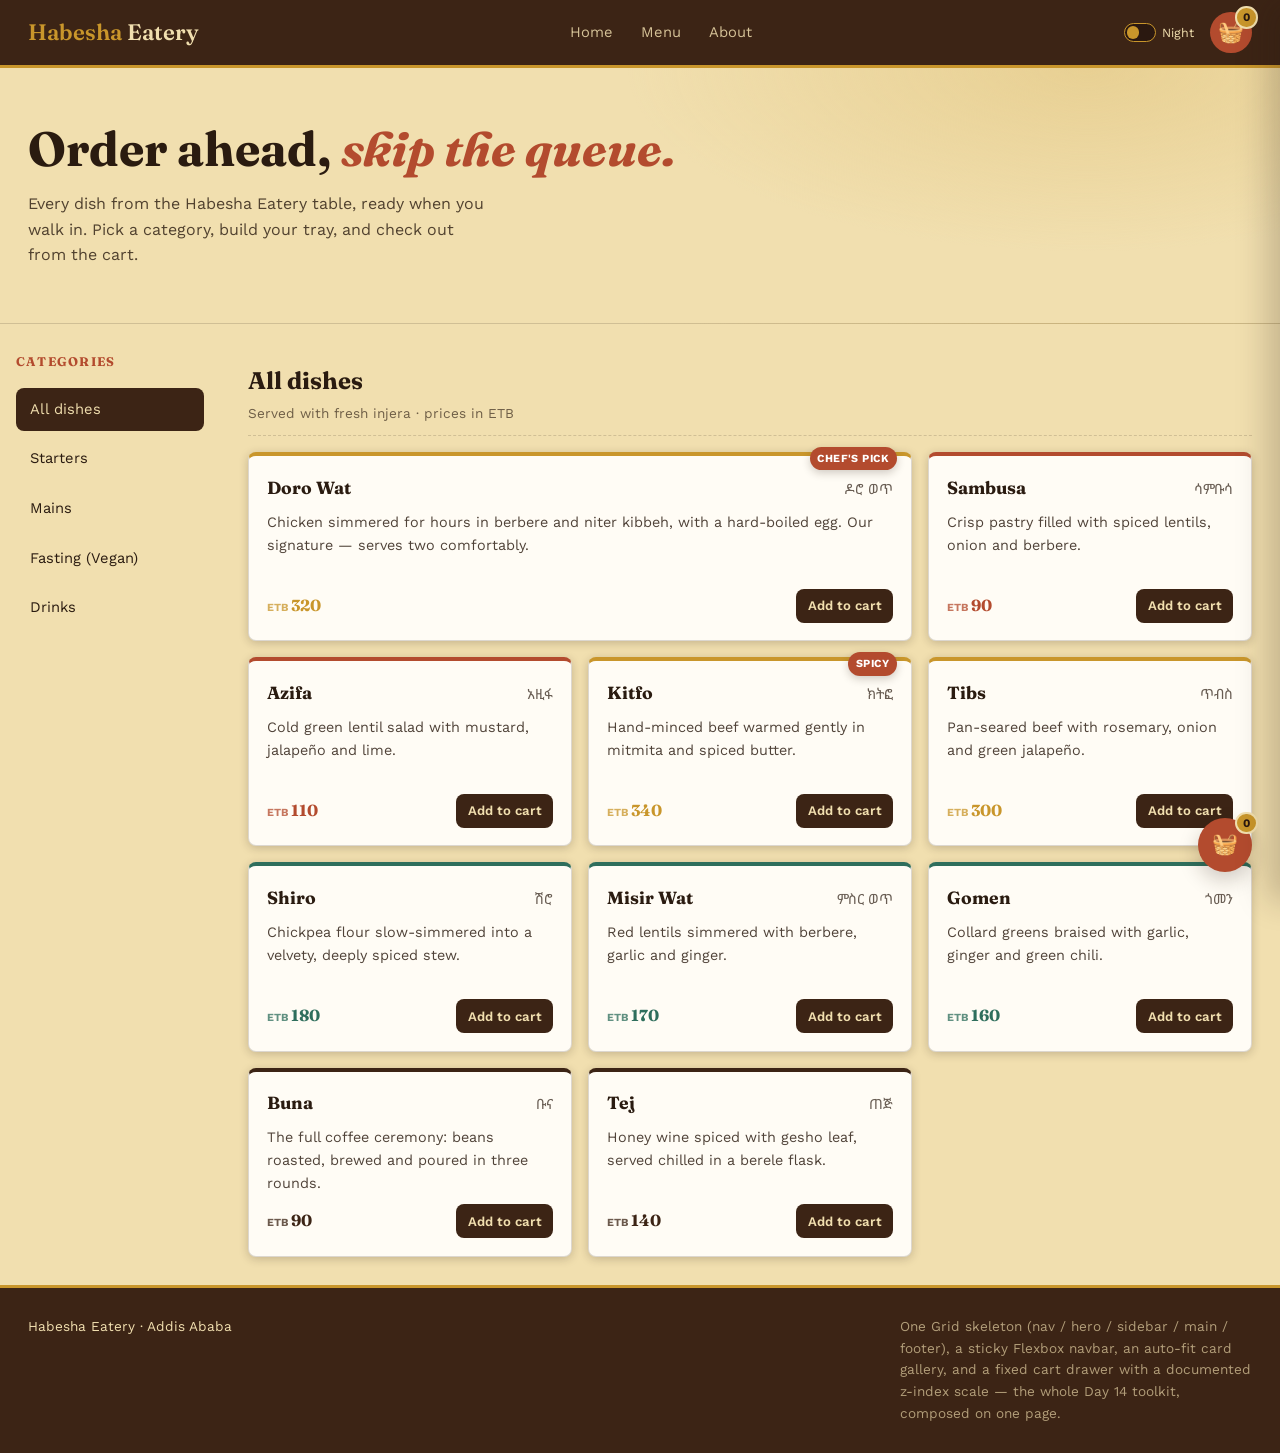
<file: day14/market.html>
<!DOCTYPE html>
<html lang="en">
<head>
<meta charset="UTF-8">
<meta name="viewport" content="width=device-width, initial-scale=1.0">
<title>Habesha Eatery — Order Ahead</title>

<link rel="preconnect" href="https://fonts.googleapis.com">
<link rel="preconnect" href="https://fonts.gstatic.com" crossorigin>
<link href="https://fonts.googleapis.com/css2?family=Fraunces:ital,opsz,wght@0,9..144,400;0,9..144,600;0,9..144,700;1,9..144,500&family=Work+Sans:wght@400;500;600;700&family=Noto+Sans+Ethiopic:wght@400;600&display=swap" rel="stylesheet">

<style>
/* ==========================================================
   RESET + TOKENS
   ========================================================== */
*, *::before, *::after{ box-sizing: border-box; }
* { margin: 0; padding: 0; }

:root{
  --paper:#F1DFAF; --paper-2:#E8D093; --ink:#2A1B10;
  --coffee:#3C2415; --coffee-2:#2A1810;
  --gold:#C9962B; --clay:#B34B2E; --teal:#2E6E5C;
  --card:#FFFCF5; --line:rgba(42,27,16,.16); --shadow:rgba(42,27,16,.22);
  --radius-lg:1rem; --radius-sm:.5rem;
  --space-1:.5rem; --space-2:1rem; --space-3:1.75rem; --space-4:3rem;
  --font-display:'Fraunces', Georgia, serif;
  --font-body:'Work Sans', 'Noto Sans Ethiopic', Arial, sans-serif;

  /* ---- documented z-index scale (Section 3): small numbers, on purpose ---- */
  --z-nav: 10;
  --z-float: 40;
  --z-backdrop: 100;
  --z-drawer: 101;

  --nav-h: 4.25rem;   /* used to offset sticky elements below the navbar */
}
body:has(#theme-toggle:checked){
  --paper:#181109; --paper-2:#21160c; --ink:#F1E2BE;
  --coffee:#0F0A06; --coffee-2:#000;
  --card:#241809; --line:rgba(241,226,190,.14); --shadow:rgba(0,0,0,.55);
}

html{ font-size: 16px; scroll-behavior: smooth; }
body{
  background: var(--paper); color: var(--ink);
  font-family: var(--font-body); line-height: 1.6;
}
h1,h2,h3,.brand,.price{ font-family: var(--font-display); }
a{ color: inherit; }
button{ font: inherit; color: inherit; background: none; border: 0; cursor: pointer; }
img,svg{ display:block; max-width:100%; }
a:focus-visible, button:focus-visible, label:focus-within{
  outline: 3px solid var(--teal); outline-offset: 2px;
}
@media (prefers-reduced-motion: reduce){ *{ transition:none !important; scroll-behavior:auto !important; } }

/* ==========================================================
   1. PAGE SKELETON — CSS GRID, NAMED AREAS (Section 2)
   Two dimensions at once: a fixed 220px sidebar column, a
   flexible main column, and four stacked rows read like ASCII art.
   ========================================================== */
.page{
  display: grid;
  grid-template-columns: 220px 1fr;
  grid-template-rows: auto auto 1fr auto;
  grid-template-areas:
    "nav    nav"
    "hero   hero"
    "aside  main"
    "footer footer";
  min-height: 100vh;
}
@media (max-width: 860px){
  .page{
    grid-template-columns: 1fr;
    grid-template-areas:
      "nav"
      "hero"
      "aside"
      "main"
      "footer";
  }
}

/* ==========================================================
   2. NAVBAR — FLEXBOX, one dimension, sticky (Section 1 + 3)
   ========================================================== */
.navbar{
  grid-area: nav;
  position: sticky; top: 0;
  z-index: var(--z-nav);
  background: var(--coffee); color: var(--paper);
  border-bottom: 3px solid var(--gold);
  height: var(--nav-h);
}
.navbar .inner{
  height: 100%;
  display: flex;                 /* one axis: a single row */
  align-items: center;
  justify-content: space-between;
  gap: var(--space-2);
  padding-inline: var(--space-3);
}
.brand{ font-weight: 600; font-size: 1.4rem; }
.brand .mark{ color: var(--gold); }
.navbar .links{ display: flex; gap: var(--space-3); flex-wrap: wrap; font-size: .92rem; }
.navbar .links a{ text-decoration: none; opacity: .85; }
.navbar .links a:hover{ opacity: 1; color: var(--gold); }
.navbar .right{ display: flex; align-items: center; gap: var(--space-2); }

.switch{ display:inline-flex; align-items:center; gap:.5em; font-size:.78rem; cursor:pointer; }
.switch input{ position:absolute; width:1px; height:1px; opacity:0; }
.switch .track{
  --w:2.6em; --h:1.5em; width:var(--w); height:var(--h);
  background: var(--coffee-2); border: 1px solid var(--gold);
  border-radius: var(--h); position: relative; transition: background .2s;
}
.switch .track::after{
  content:""; position:absolute; top:2px; left:2px;
  width:calc(var(--h) - 6px); height:calc(var(--h) - 6px);
  border-radius:50%; background:var(--gold); transition: transform .2s;
}
.switch input:checked ~ .track{ background: var(--teal); }
.switch input:checked ~ .track::after{ transform: translateX(calc(var(--w) - var(--h))); }

/* floating cart trigger — FIXED, taken clean out of flow (Section 3) */
.cart-btn{
  position: fixed;
  right: var(--space-3); bottom: var(--space-3);
  z-index: var(--z-float);
  background: var(--clay); color: #fff;
  width: 3.4rem; height: 3.4rem; border-radius: 50%;
  display: flex; align-items: center; justify-content: center;
  font-size: 1.3rem;
  box-shadow: 0 8px 20px var(--shadow);
}
.cart-btn .count{
  position: absolute; top: -.35rem; right: -.35rem;   /* relative parent + absolute child */
  background: var(--gold); color: var(--coffee-2);
  font-family: var(--font-body); font-weight: 700; font-size: .72rem;
  min-width: 1.4rem; height: 1.4rem; border-radius: 50%;
  display: flex; align-items: center; justify-content: center;
  border: 2px solid var(--paper);
}
.navbar .cart-btn{ position: relative; inset: auto; box-shadow:none; width:2.6rem; height:2.6rem; }

/* ==========================================================
   3. HERO — FLEXBOX centring (Section 1)
   ========================================================== */
.hero{
  grid-area: hero;
  background: radial-gradient(60% 120% at 85% 0%, var(--paper-2), transparent 60%), var(--paper);
  border-bottom: 1px solid var(--line);
  display: flex;
  flex-direction: column;
  justify-content: center;
  min-height: 16rem;
  padding: var(--space-4) var(--space-3);
}
.hero h1{ font-size: clamp(1.9rem, 1.4rem + 2vw, 3rem); max-width: 20ch; line-height: 1.08; }
.hero h1 em{ color: var(--clay); font-style: italic; }
.hero p{ margin-top: var(--space-2); max-width: 46ch; opacity: .8; }

/* ==========================================================
   4. SIDEBAR — sticky, Flexbox column of category filters (Sec 1 + 3)
   ========================================================== */
.aside{
  grid-area: aside;
  padding: var(--space-3) var(--space-2);
  position: sticky;
  top: var(--nav-h);                 /* sticks right under the sticky navbar */
  align-self: start;
  height: fit-content;
  max-height: calc(100vh - var(--nav-h));
  overflow-y: auto;
}
.aside h2{ font-size: .78rem; letter-spacing: .1em; text-transform: uppercase; color: var(--clay); margin-bottom: var(--space-2); }
.filters{
  display: flex;
  flex-direction: column;            /* Flexbox column: one axis, vertical */
  gap: .4rem;
}
.filters button{
  text-align: left;
  padding: .6em .9em;
  border-radius: var(--radius-sm);
  border: 1px solid transparent;
  font-size: .92rem;
}
.filters button:hover{ border-color: var(--line); }
.filters button.active{
  background: var(--coffee); color: var(--paper);
}
@media (max-width: 860px){
  .aside{ position: static; max-height:none; }
  .filters{ flex-direction: row; flex-wrap: wrap; }
}

/* ==========================================================
   5. MAIN — sticky sub-header + auto-fit GRID of cards (Sec 2)
   ========================================================== */
.main{ grid-area: main; padding: var(--space-3); }
.menu-head{
  position: sticky;
  top: var(--nav-h);
  z-index: 5;
  background: var(--paper);
  padding-block: .6rem;
  margin-bottom: var(--space-2);
  border-bottom: 1px dashed var(--line);
}
.menu-head h2{ font-size: 1.5rem; }
.menu-head span{ font-size: .85rem; opacity: .65; }

.menu-grid{
  display: grid;
  grid-template-columns: repeat(auto-fit, minmax(15rem, 1fr));  /* the auto-fit pattern to memorise */
  grid-auto-rows: 1fr;
  gap: var(--space-2);
}

/* Explicit placement: the Chef's Pick spans two tracks, like the
   deck's .feature { grid-column: 1 / 3 } example */
.card.chefs-pick{
  grid-column: span 2;
}
@media (max-width: 40rem){ .card.chefs-pick{ grid-column: span 1; } }

/* ==========================================================
   6. CARDS — relative anchor + absolute badge, Flexbox insides
   ========================================================== */
.card{
  --accent: var(--gold);
  position: relative;                /* the containing block for .badge */
  background: var(--card);
  border: 1px solid var(--line);
  border-top: 4px solid var(--accent);
  border-radius: var(--radius-sm);
  padding: 1.1em;
  box-shadow: 0 2px 10px var(--shadow);
  display: flex;
  flex-direction: column;            /* Flexbox: title → desc → footer, in a column */
  gap: .55em;
  transition: transform .15s ease, box-shadow .15s ease;
}
.card:hover{ transform: translateY(-3px); box-shadow: 0 10px 22px var(--shadow); }
.card.is-hidden{ display: none; }

.card[data-cat="starters"]{ --accent: var(--clay); }
.card[data-cat="mains"]{    --accent: var(--gold); }
.card[data-cat="vegan"]{    --accent: var(--teal); }
.card[data-cat="drinks"]{   --accent: var(--coffee); }

.card .badge{
  position: absolute;                /* absolute vs. the card's relative box */
  top: -.6rem; right: .9rem;
  background: var(--clay); color: #fff;
  font-size: .68rem; font-weight: 700; letter-spacing: .04em; text-transform: uppercase;
  padding: .3em .7em; border-radius: 999px;
  box-shadow: 0 3px 8px var(--shadow);
}
.card .row{ display: flex; justify-content: space-between; align-items: baseline; gap: .5em; }
.card h3{ font-size: 1.1rem; }
.card .amharic{ font-family: 'Noto Sans Ethiopic', var(--font-body); opacity: .7; font-size: .88rem; }
.card p.desc{ font-size: .9rem; opacity: .82; }

.card .footer-row{
  margin-top: auto;                  /* pins price + button to the bottom of the flex column */
  display: flex;
  align-items: center;
  justify-content: space-between;
  gap: .6em;
}
.card .price{ font-weight: 700; color: var(--accent); }
.card .price::before{ content: "ETB "; font-family: var(--font-body); font-size: .68em; opacity: .75; }
.card .add-btn{
  background: var(--coffee); color: var(--paper);
  padding: .5em .9em; border-radius: var(--radius-sm);
  font-size: .82rem; font-weight: 600;
}
.card .add-btn:hover{ background: var(--clay); }

/* ==========================================================
   7. CART DRAWER — fixed panel + backdrop, z-index stacking (Sec 3)
   ========================================================== */
.cart-backdrop{
  position: fixed; inset: 0;
  background: rgba(0,0,0,.45);
  z-index: var(--z-backdrop);
  opacity: 0; pointer-events: none;
  transition: opacity .2s ease;
}
.cart-drawer{
  position: fixed; top: 0; right: 0; bottom: 0;
  width: min(24rem, 100%);
  background: var(--card);
  z-index: var(--z-drawer);          /* sits above the backdrop, above everything else */
  transform: translateX(100%);
  transition: transform .25s ease;
  display: flex; flex-direction: column;
  box-shadow: -12px 0 30px var(--shadow);
}
body.cart-open .cart-backdrop{ opacity: 1; pointer-events: auto; }
body.cart-open .cart-drawer{ transform: translateX(0); }

.cart-drawer .head{
  display: flex; justify-content: space-between; align-items: center;
  padding: var(--space-2) var(--space-3);
  background: var(--coffee); color: var(--paper);
  border-bottom: 3px solid var(--gold);
}
.cart-drawer .items{ flex: 1; overflow-y: auto; padding: var(--space-2) var(--space-3); display: flex; flex-direction: column; gap: .7rem; }
.cart-drawer .empty{ opacity: .6; font-size: .9rem; padding-top: var(--space-3); text-align: center; }
.cart-item{ display: flex; justify-content: space-between; align-items: center; gap: .5rem; font-size: .9rem; border-bottom: 1px solid var(--line); padding-bottom: .6rem; }
.cart-item .name{ font-weight: 600; }
.cart-item button{ opacity: .6; font-size: .8rem; text-decoration: underline; }
.cart-item button:hover{ opacity: 1; }
.cart-drawer .total{
  padding: var(--space-2) var(--space-3);
  border-top: 1px solid var(--line);
  display: flex; justify-content: space-between; align-items: center;
  font-weight: 700; font-size: 1.05rem;
}
.cart-drawer .total .price::before{ content:"ETB "; font-size:.68em; opacity:.7; }
.cart-drawer .checkout{
  margin: 0 var(--space-3) var(--space-3);
  background: var(--clay); color: #fff; padding: .8em; border-radius: var(--radius-sm); font-weight: 600;
}

/* ==========================================================
   8. FOOTER — Flexbox row, wraps
   ========================================================== */
footer{
  grid-area: footer;
  background: var(--coffee); color: var(--paper);
  border-top: 3px solid var(--gold);
}
footer .inner{
  display: flex; flex-wrap: wrap; justify-content: space-between; gap: var(--space-2);
  padding: var(--space-3);
  font-size: .85rem;
}
footer .note{ opacity: .65; max-width: 44ch; }
</style>
</head>
<body>

<div class="page">

  <header class="navbar">
    <div class="inner">
      <span class="brand"><span class="mark">Habesha</span> Eatery</span>
      <nav class="links">
        <a href="#hero">Home</a>
        <a href="#menu">Menu</a>
        <a href="#about">About</a>
      </nav>
      <div class="right">
        <label class="switch" for="theme-toggle">
          <input type="checkbox" id="theme-toggle">
          <span class="track" aria-hidden="true"></span>
          <span>Night</span>
        </label>
        <button class="cart-btn" id="cartOpenNav" aria-haspopup="true" aria-label="Open cart">
          🧺<span class="count" id="navCount">0</span>
        </button>
      </div>
    </div>
  </header>

  <section class="hero" id="hero">
    <h1>Order ahead, <em>skip the queue.</em></h1>
    <p>Every dish from the Habesha Eatery table, ready when you walk in. Pick a category, build your tray, and check out from the cart.</p>
  </section>

  <aside class="aside" id="about">
    <h2>Categories</h2>
    <div class="filters" id="filters">
      <button data-cat="all" class="active">All dishes</button>
      <button data-cat="starters">Starters</button>
      <button data-cat="mains">Mains</button>
      <button data-cat="vegan">Fasting (Vegan)</button>
      <button data-cat="drinks">Drinks</button>
    </div>
  </aside>

  <main class="main" id="menu">
    <div class="menu-head">
      <h2 id="menuHeadTitle">All dishes</h2>
      <span>Served with fresh injera · prices in ETB</span>
    </div>

    <div class="menu-grid" id="menuGrid">

      <article class="card chefs-pick" data-cat="mains" data-name="Doro Wat" data-price="320">
        <span class="badge">Chef's Pick</span>
        <div class="row"><h3>Doro Wat</h3><span class="amharic">ዶሮ ወጥ</span></div>
        <p class="desc">Chicken simmered for hours in berbere and niter kibbeh, with a hard-boiled egg. Our signature — serves two comfortably.</p>
        <div class="footer-row">
          <span class="price">320</span>
          <button class="add-btn">Add to cart</button>
        </div>
      </article>

      <article class="card" data-cat="starters" data-name="Sambusa" data-price="90">
        <div class="row"><h3>Sambusa</h3><span class="amharic">ሳምቡሳ</span></div>
        <p class="desc">Crisp pastry filled with spiced lentils, onion and berbere.</p>
        <div class="footer-row"><span class="price">90</span><button class="add-btn">Add to cart</button></div>
      </article>

      <article class="card" data-cat="starters" data-name="Azifa" data-price="110">
        <div class="row"><h3>Azifa</h3><span class="amharic">አዚፋ</span></div>
        <p class="desc">Cold green lentil salad with mustard, jalapeño and lime.</p>
        <div class="footer-row"><span class="price">110</span><button class="add-btn">Add to cart</button></div>
      </article>

      <article class="card" data-cat="mains" data-name="Kitfo" data-price="340">
        <span class="badge">Spicy</span>
        <div class="row"><h3>Kitfo</h3><span class="amharic">ክትፎ</span></div>
        <p class="desc">Hand-minced beef warmed gently in mitmita and spiced butter.</p>
        <div class="footer-row"><span class="price">340</span><button class="add-btn">Add to cart</button></div>
      </article>

      <article class="card" data-cat="mains" data-name="Tibs" data-price="300">
        <div class="row"><h3>Tibs</h3><span class="amharic">ጥብስ</span></div>
        <p class="desc">Pan-seared beef with rosemary, onion and green jalapeño.</p>
        <div class="footer-row"><span class="price">300</span><button class="add-btn">Add to cart</button></div>
      </article>

      <article class="card" data-cat="vegan" data-name="Shiro" data-price="180">
        <div class="row"><h3>Shiro</h3><span class="amharic">ሽሮ</span></div>
        <p class="desc">Chickpea flour slow-simmered into a velvety, deeply spiced stew.</p>
        <div class="footer-row"><span class="price">180</span><button class="add-btn">Add to cart</button></div>
      </article>

      <article class="card" data-cat="vegan" data-name="Misir Wat" data-price="170">
        <div class="row"><h3>Misir Wat</h3><span class="amharic">ምስር ወጥ</span></div>
        <p class="desc">Red lentils simmered with berbere, garlic and ginger.</p>
        <div class="footer-row"><span class="price">170</span><button class="add-btn">Add to cart</button></div>
      </article>

      <article class="card" data-cat="vegan" data-name="Gomen" data-price="160">
        <div class="row"><h3>Gomen</h3><span class="amharic">ጎመን</span></div>
        <p class="desc">Collard greens braised with garlic, ginger and green chili.</p>
        <div class="footer-row"><span class="price">160</span><button class="add-btn">Add to cart</button></div>
      </article>

      <article class="card" data-cat="drinks" data-name="Buna" data-price="90">
        <div class="row"><h3>Buna</h3><span class="amharic">ቡና</span></div>
        <p class="desc">The full coffee ceremony: beans roasted, brewed and poured in three rounds.</p>
        <div class="footer-row"><span class="price">90</span><button class="add-btn">Add to cart</button></div>
      </article>

      <article class="card" data-cat="drinks" data-name="Tej" data-price="140">
        <div class="row"><h3>Tej</h3><span class="amharic">ጠጅ</span></div>
        <p class="desc">Honey wine spiced with gesho leaf, served chilled in a berele flask.</p>
        <div class="footer-row"><span class="price">140</span><button class="add-btn">Add to cart</button></div>
      </article>

    </div>
  </main>

  <footer>
    <div class="inner">
      <span>Habesha Eatery · Addis Ababa</span>
      <span class="note">One Grid skeleton (nav / hero / sidebar / main / footer), a sticky Flexbox navbar, an auto-fit card gallery, and a fixed cart drawer with a documented z-index scale — the whole Day 14 toolkit, composed on one page.</span>
    </div>
  </footer>
</div>

<button class="cart-btn" id="cartOpenFloat" aria-haspopup="true" aria-label="Open cart">
  🧺<span class="count" id="floatCount">0</span>
</button>

<div class="cart-backdrop" id="cartBackdrop"></div>
<aside class="cart-drawer" id="cartDrawer" aria-label="Your cart">
  <div class="head">
    <strong>Your tray</strong>
    <button id="cartClose" aria-label="Close cart" style="font-size:1.2rem;">✕</button>
  </div>
  <div class="items" id="cartItems">
    <p class="empty">Nothing on the tray yet — add a dish from the menu.</p>
  </div>
  <div class="total">
    <span>Total</span>
    <span class="price" id="cartTotal">0</span>
  </div>
  <button class="checkout" id="cartCheckout">Checkout</button>
</aside>

<script>
(function(){
  "use strict";

  /* ---------- Category filtering (Flexbox sidebar → Grid gallery) ---------- */
  var filterBtns = document.querySelectorAll('#filters button');
  var cards = document.querySelectorAll('.card');
  var headTitle = document.getElementById('menuHeadTitle');

  filterBtns.forEach(function(btn){
    btn.addEventListener('click', function(){
      filterBtns.forEach(function(b){ b.classList.remove('active'); });
      btn.classList.add('active');
      var cat = btn.dataset.cat;
      headTitle.textContent = btn.textContent;
      cards.forEach(function(card){
        var show = (cat === 'all' || card.dataset.cat === cat);
        card.classList.toggle('is-hidden', !show);
      });
    });
  });

  /* ---------- Cart ---------- */
  var cart = {};   // name -> { price, qty }

  var cartItemsEl = document.getElementById('cartItems');
  var cartTotalEl = document.getElementById('cartTotal');
  var navCountEl = document.getElementById('navCount');
  var floatCountEl = document.getElementById('floatCount');

  function renderCart(){
    var names = Object.keys(cart);
    var count = 0, total = 0;

    if(names.length === 0){
      cartItemsEl.innerHTML = '<p class="empty">Nothing on the tray yet — add a dish from the menu.</p>';
    } else {
      cartItemsEl.innerHTML = '';
      names.forEach(function(name){
        var item = cart[name];
        count += item.qty;
        total += item.qty * item.price;
        var row = document.createElement('div');
        row.className = 'cart-item';
        row.innerHTML =
          '<span class="name">' + item.qty + '× ' + name + '</span>' +
          '<button data-name="' + name + '">remove</button>';
        cartItemsEl.appendChild(row);
      });
    }

    cartTotalEl.textContent = total;
    navCountEl.textContent = count;
    floatCountEl.textContent = count;
  }

  document.querySelectorAll('.add-btn').forEach(function(btn){
    btn.addEventListener('click', function(){
      var card = btn.closest('.card');
      var name = card.dataset.name;
      var price = Number(card.dataset.price);
      if(!cart[name]) cart[name] = { price: price, qty: 0 };
      cart[name].qty += 1;
      renderCart();
    });
  });

  cartItemsEl.addEventListener('click', function(e){
    if(e.target.matches('button[data-name]')){
      delete cart[e.target.dataset.name];
      renderCart();
    }
  });

  /* ---------- Drawer open/close ---------- */
  function openCart(){ document.body.classList.add('cart-open'); }
  function closeCart(){ document.body.classList.remove('cart-open'); }

  document.getElementById('cartOpenNav').addEventListener('click', openCart);
  document.getElementById('cartOpenFloat').addEventListener('click', openCart);
  document.getElementById('cartClose').addEventListener('click', closeCart);
  document.getElementById('cartBackdrop').addEventListener('click', closeCart);
  document.addEventListener('keydown', function(e){ if(e.key === 'Escape') closeCart(); });

  document.getElementById('cartCheckout').addEventListener('click', function(){
    if(Object.keys(cart).length === 0) return;
    alert('Thanks! Your tray is on its way to the kitchen.');
    cart = {};
    renderCart();
    closeCart();
  });

  renderCart();
})();
</script>

</body>
</html>
</file>
<file: day12/style.css>
.form-body{
    text-align: center;
    padding: 10px;
    border-radius: 20px;
    background-color: #666666;
    
}
label{
    font-size: 20px;
    color: red;
    padding: 5px;
    
}
input{
    font-size: 15px;
    padding: 5px;
    margin: 5px;

}
#sub{
    padding: 20px;
    border: 1 solid;
    border-radius: 30px;
    color:white;
    font-size: 20px;
    cursor: pointer;
    background-color: green;
    border: none;
}
#sub:hover{
     background-color: rgb(200, 51, 138);
    border: none;
    padding: 25px;
    border: 2 solid;
    border-radius: 30px;
}
</file>
<file: day13/style.css>
input{
    font-size: 20px;
    border: 1px solid #ccc;
    color: rgb(16, 15, 22);
    padding: 5px;
    margin: 3px;
    border-radius: 20px;
    text-align: center;

}
#sub{
background-color: rgb(8, 222, 54);
color: white;
border: 1px solid rgb(8, 222, 54);
}
#sub:hover{
background-color: rgb(115, 227, 139);
color: white;
border: 1px solid rgb(239, 10, 236);
}
</file>
<file: day14/style.css>
:root {
            font-family: "Segoe UI", Tahoma, Geneva, Verdana, sans-serif;
            color: #333;
            background: #f4f7fb;
            line-height: 1.6;
        }

        * {
            box-sizing: border-box;
        }

        body {
            margin: 0;
            padding: 0;
        }

        .page-wrap {
            max-width: 1200px;
            margin: 0 auto;
            padding: 24px;
        }

        .header {
            display: flex;
            align-items: center;
            justify-content: space-between;
            flex-wrap: wrap;
            gap: 16px;
            padding: 16px 0;
        }

        .logo {
            font-size: 1.5rem;
            font-weight: 700;
            letter-spacing: 0.05em;
            color: #1f2937;
        }

        .nav-links {
            display: flex;
            gap: 18px;
            flex-wrap: wrap;
            justify-content: center;
            padding: 0;
            margin: 0;
            list-style: none;
        }

        .nav-links a {
            text-decoration: none;
            color: #4b5563;
            padding: 8px 12px;
            border-radius: 8px;
            transition: background 0.25s ease, color 0.25s ease;
        }

        .nav-links a:hover {
            background: #e0e7ff;
            color: #1e3a8a;
        }

        .hero {
            display: flex;
            align-items: center;
            justify-content: space-between;
            gap: 40px;
            padding: 48px 0;
            flex-wrap: wrap;
        }

        .hero-copy {
            flex: 1 1 340px;
            min-width: 280px;
        }

        .hero-copy h1 {
            font-size: clamp(2.5rem, 5vw, 4rem);
            margin: 0 0 16px;
            color: #111827;
        }

        .hero-copy p {
            margin: 0 0 24px;
            max-width: 620px;
            color: #4b5563;
        }

        .hero-copy .cta {
            display: inline-flex;
            align-items: center;
            justify-content: center;
            gap: 10px;
            padding: 14px 24px;
            background: #3b82f6;
            color: #fff;
            border: none;
            border-radius: 999px;
            font-size: 1rem;
            text-decoration: none;
            transition: transform 0.2s ease, background 0.2s ease;
        }

        .hero-copy .cta:hover {
            transform: translateY(-2px);
            background: #2563eb;
        }

        .hero-image {
            flex: 1 1 320px;
            min-width: 280px;
            display: grid;
            place-items: center;
        }

        .hero-image img {
            width: 100%;
            max-width: 520px;
            border-radius: 28px;
            box-shadow: 0 24px 60px rgba(15, 23, 42, 0.12);
        }

        .card-grid {
            display: flex;
            flex-wrap: wrap;
            gap: 24px;
            margin: 0 -12px;
        }

        .card {
            background: #ffffff;
            border-radius: 24px;
            padding: 28px;
            box-shadow: 0 16px 48px rgba(15, 23, 42, 0.08);
            flex: 1 1 calc(33.333% - 24px);
            min-width: 240px;
            max-width: 360px;
            transition: transform 0.2s ease, box-shadow 0.2s ease;
        }

        .card:hover {
            transform: translateY(-6px);
            box-shadow: 0 22px 64px rgba(15, 23, 42, 0.14);
        }

        .card h3 {
            margin: 0 0 16px;
            color: #111827;
        }

        .card p {
            margin: 0;
            color: #6b7280;
        }

        .product-section {
            margin-top: 48px;
            padding: 36px 0;
        }

        .product-header {
            display: flex;
            align-items: center;
            justify-content: space-between;
            flex-wrap: wrap;
            gap: 16px;
            margin-bottom: 24px;
        }

        .product-header h2 {
            margin: 0;
            color: #111827;
            font-size: 2rem;
        }

        .product-header p {
            margin: 0;
            color: #4b5563;
            max-width: 640px;
        }

        .product-cards {
            display: flex;
            flex-wrap: wrap;
            gap: 24px;
        }

        .product-card {
            background: #ffffff;
            border-radius: 24px;
            padding: 28px;
            flex: 1 1 calc(33.333% - 24px);
            min-width: 240px;
            max-width: 360px;
            box-shadow: 0 16px 48px rgba(15, 23, 42, 0.08);
            transition: transform 0.2s ease, box-shadow 0.2s ease;
        }

        .product-card:hover {
            transform: translateY(-6px);
            box-shadow: 0 22px 64px rgba(15, 23, 42, 0.14);
        }

        .product-card h3 {
            margin: 0 0 14px;
            color: #111827;
        }

        .product-card p {
            margin: 0 0 18px;
            color: #6b7280;
        }

        .product-card .price {
            font-size: 1.25rem;
            font-weight: 700;
            color: #1d4ed8;
            margin-bottom: 18px;
        }

        .product-card .badge {
            display: inline-flex;
            gap: 8px;
            align-items: center;
            padding: 8px 12px;
            border-radius: 999px;
            background: #eff6ff;
            color: #1d4ed8;
            font-size: 0.9rem;
            font-weight: 700;
        }

        .community-section {
            margin-top: 48px;
            padding: 36px 0;
        }

        .community-top h2 {
            margin: 0;
            color: #111827;
            font-size: 2rem;
        }

        .community-top p {
            margin: 0;
            color: #4b5563;
            max-width: 640px;
        }

        .community-badge {
            padding: 12px 18px;
            border-radius: 999px;
            background: #e0e7ff;
            color: #1e40af;
            font-weight: 700;
            white-space: nowrap;
        }

        .community-cards {
            display: flex;
            flex-wrap: wrap;
            gap: 24px;
        }

        .community-card {
            background: #ffffff;
            border-radius: 24px;
            padding: 28px;
            flex: 1 1 calc(33.333% - 24px);
            min-width: 240px;
            max-width: 360px;
            box-shadow: 0 16px 48px rgba(15, 23, 42, 0.08);
            transition: transform 0.2s ease, box-shadow 0.2s ease;
        }

        .community-card:hover {
            transform: translateY(-6px);
            box-shadow: 0 22px 64px rgba(15, 23, 42, 0.14);
        }

        .community-card h3 {
            margin: 0 0 14px;
            color: #111827;
        }

        .community-card p {
            margin: 0;
            color: #6b7280;
        }

        .contact-section {
            background: #ffffff;
            border-radius: 28px;
            padding: 36px 32px;
            margin-top: 40px;
            box-shadow: 0 20px 50px rgba(15, 23, 42, 0.08);
        }

        .contact-section h2 {
            margin: 0 0 16px;
            color: #111827;
            font-size: 2rem;
        }

        .contact-section p {
            margin: 0 0 28px;
            color: #6b7280;
            max-width: 760px;
        }

        .contact-grid {
            display: flex;
            gap: 24px;
            flex-wrap: wrap;
        }

        .contact-info,
        .contact-form {
            flex: 1 1 320px;
            min-width: 280px;
        }

        .contact-info {
            display: grid;
            gap: 18px;
        }

        .contact-info strong {
            display: block;
            color: #1f2937;
            margin-bottom: 10px;
        }

        .contact-form {
            display: grid;
            gap: 18px;
        }

        .input-group {
            display: grid;
            gap: 8px;
        }

        .input-group label {
            font-weight: 600;
            color: #374151;
        }

        .input-group input,
        .input-group textarea {
            width: 100%;
            padding: 14px 16px;
            border: 1px solid #d1d5db;
            border-radius: 16px;
            background: #f8fafc;
            resize: vertical;
            font: inherit;
            color: #111827;
        }

        .input-group textarea {
            min-height: 140px;
        }

        .contact-form button {
            width: fit-content;
            padding: 14px 24px;
            background: #3b82f6;
            border: none;
            border-radius: 999px;
            color: #fff;
            font-weight: 700;
            cursor: pointer;
            transition: transform 0.2s ease, background 0.2s ease;
        }

        .contact-form button:hover {
            background: #2563eb;
            transform: translateY(-2px);
        }

        .footer {
            margin-top: 48px;
            padding: 24px 0;
            border-top: 1px solid #e5e7eb;
            text-align: center;
            color: #6b7280;
        }

        @media (max-width: 860px) {
            .hero {
                gap: 24px;
            }

            .header {
                justify-content: center;
            }

            .nav-links {
                justify-content: center;
            }
        }

        @media (max-width: 660px) {
            .page-wrap {
                padding: 18px;
            }

            .header {
                flex-direction: column;
                align-items: stretch;
                text-align: center;
            }

            .hero {
                flex-direction: column;
                text-align: center;
            }

            .hero-copy {
                order: 2;
            }

            .hero-image {
                order: 1;
            }

            .card-grid {
                flex-direction: column;
                gap: 18px;
            }

            .card {
                max-width: 100%;
            }
        }
</file>
